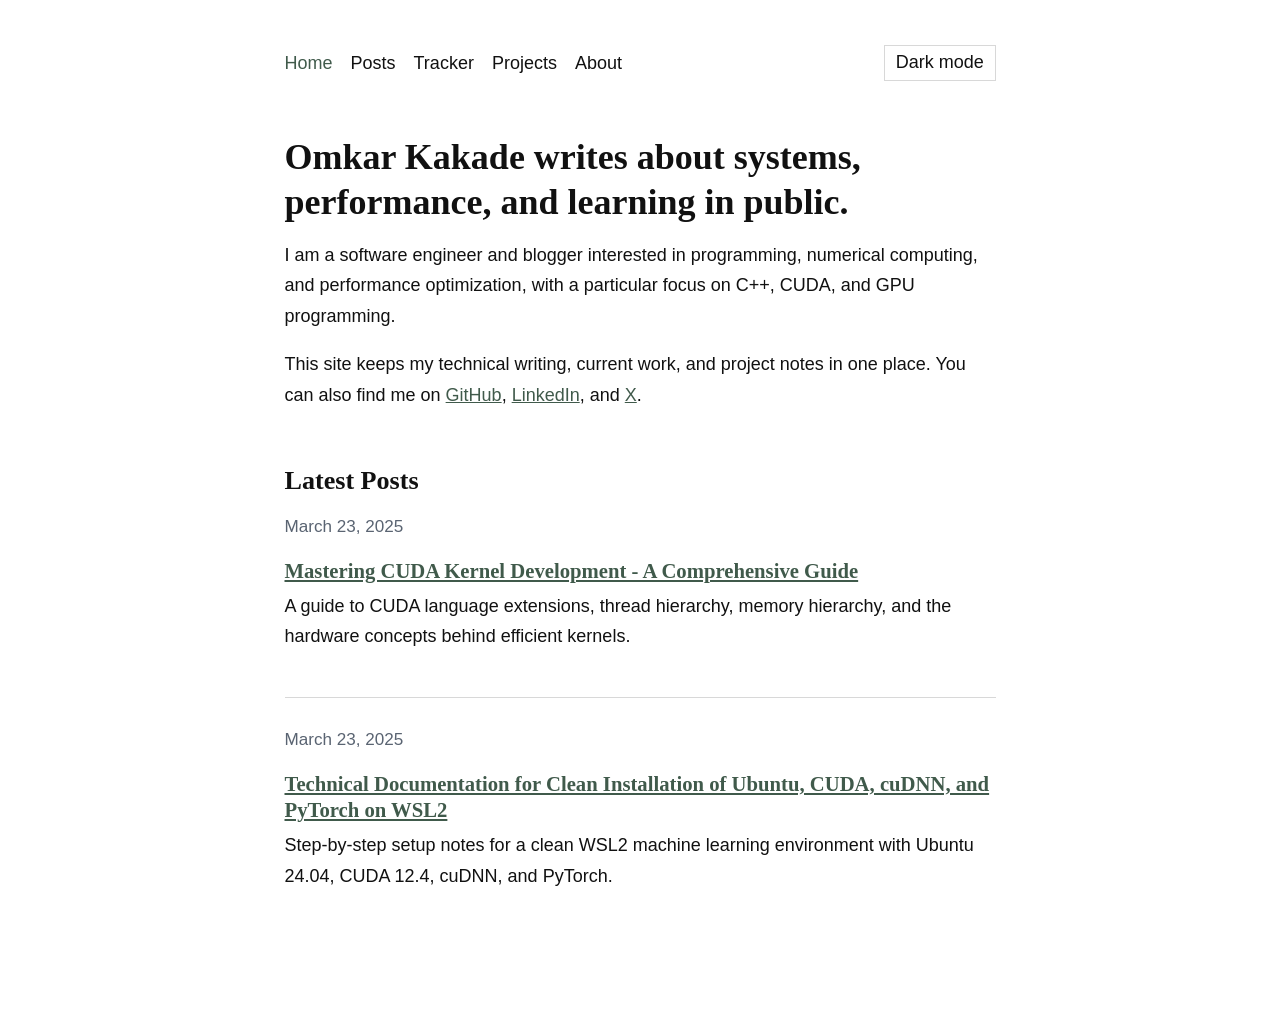
<file: index.html>
<!DOCTYPE html>
<html lang="en">
  <head>
    <meta charset="UTF-8" />
    <meta name="viewport" content="width=device-width, initial-scale=1.0" />
    <title>Omkar Kakade | Writing and Code</title>
    <meta
      name="description"
      content="Omkar Kakade writes about programming, CUDA, systems work, and ongoing technical learning."
    />
    <link rel="stylesheet" href="styles.css" />
  </head>
  <body>
    <div class="site">
      <header class="site-header">
        <nav aria-label="Primary">
          <ul class="nav">
            <li><a href="index.html" aria-current="page">Home</a></li>
            <li><a href="posts.html">Posts</a></li>
            <li><a href="tracker.html">Tracker</a></li>
            <li><a href="projects.html">Projects</a></li>
            <li><a href="about.html">About</a></li>
          </ul>
          <button class="theme-toggle" type="button" data-theme-toggle>Dark mode</button>
        </nav>
      </header>

      <main>
        <section>
          <h1>Omkar Kakade writes about systems, performance, and learning in public.</h1>
          <p>
            I am a software engineer and blogger interested in programming,
            numerical computing, and performance optimization, with a particular
            focus on C++, CUDA, and GPU programming.
          </p>
          <p>
            This site keeps my technical writing, current work, and project
            notes in one place. You can also find me on
            <a href="https://github.com/Omkar-Kakade-Github">GitHub</a>,
            <a href="https://www.linkedin.com/in/omkar-kakade-8a9525242/">LinkedIn</a>,
            and <a href="https://x.com/nox_brendan">X</a>.
          </p>
        </section>

        <section>
          <h2>Latest Posts</h2>
          <ul class="post-list">
            <li>
              <article>
                <p class="meta">March 23, 2025</p>
                <h3><a href="posts/mastering-cuda-kernel-development.html">Mastering CUDA Kernel Development - A Comprehensive Guide</a></h3>
                <p>
                  A guide to CUDA language extensions, thread hierarchy, memory
                  hierarchy, and the hardware concepts behind efficient kernels.
                </p>
              </article>
            </li>
            <li>
              <article>
                <p class="meta">March 23, 2025</p>
                <h3><a href="posts/wsl2-cuda-cudnn-pytorch-installation.html">Technical Documentation for Clean Installation of Ubuntu, CUDA, cuDNN, and PyTorch on WSL2</a></h3>
                <p>
                  Step-by-step setup notes for a clean WSL2 machine learning
                  environment with Ubuntu 24.04, CUDA 12.4, cuDNN, and PyTorch.
                </p>
              </article>
            </li>
          </ul>
        </section>
      </main>
    </div>
    <script src="theme.js"></script>
  </body>
</html>
</file>
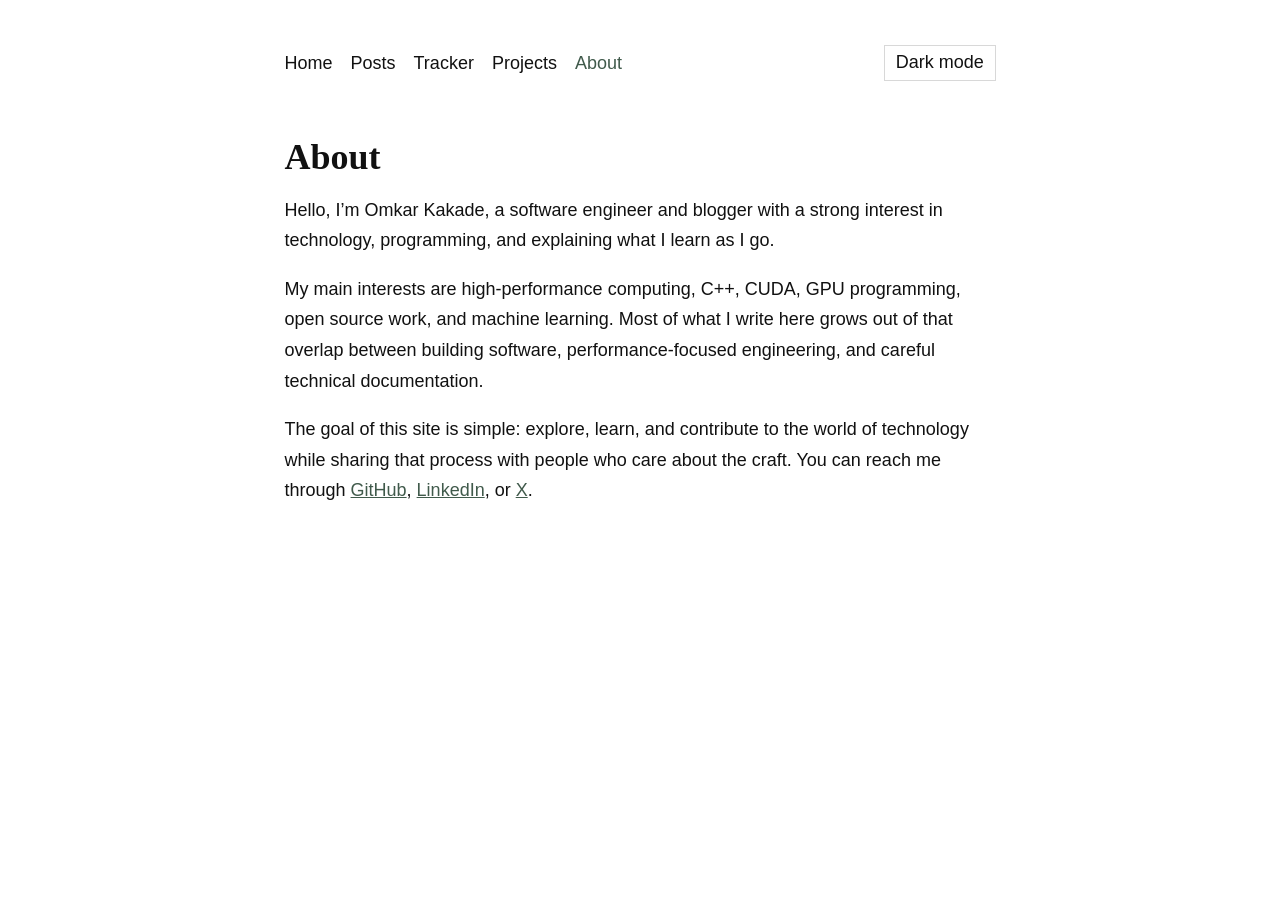
<file: about.html>
<!DOCTYPE html>
<html lang="en">
  <head>
    <meta charset="UTF-8" />
    <meta name="viewport" content="width=device-width, initial-scale=1.0" />
    <title>About | Omkar Kakade</title>
    <meta
      name="description"
      content="About Omkar Kakade, a software engineer writing in public."
    />
    <link rel="stylesheet" href="styles.css" />
  </head>
  <body>
    <div class="site">
      <header class="site-header">
        <nav aria-label="Primary">
          <ul class="nav">
            <li><a href="index.html">Home</a></li>
            <li><a href="posts.html">Posts</a></li>
            <li><a href="tracker.html">Tracker</a></li>
            <li><a href="projects.html">Projects</a></li>
            <li><a href="about.html" aria-current="page">About</a></li>
          </ul>
          <button class="theme-toggle" type="button" data-theme-toggle>Dark mode</button>
        </nav>
      </header>

      <main>
        <section>
          <h1>About</h1>
          <p>
            Hello, I’m Omkar Kakade, a software engineer and blogger with a
            strong interest in technology, programming, and explaining what I
            learn as I go.
          </p>
          <p>
            My main interests are high-performance computing, C++, CUDA, GPU
            programming, open source work, and machine learning. Most of what I
            write here grows out of that overlap between building software,
            performance-focused engineering, and careful technical
            documentation.
          </p>
          <p>
            The goal of this site is simple: explore, learn, and contribute to
            the world of technology while sharing that process with people who
            care about the craft. You can reach me through
            <a href="https://github.com/Omkar-Kakade-Github">GitHub</a>,
            <a href="https://www.linkedin.com/in/omkar-kakade-8a9525242/">LinkedIn</a>,
            or <a href="https://x.com/nox_brendan">X</a>.
          </p>
        </section>
      </main>
    </div>
    <script src="theme.js"></script>
  </body>
</html>
</file>
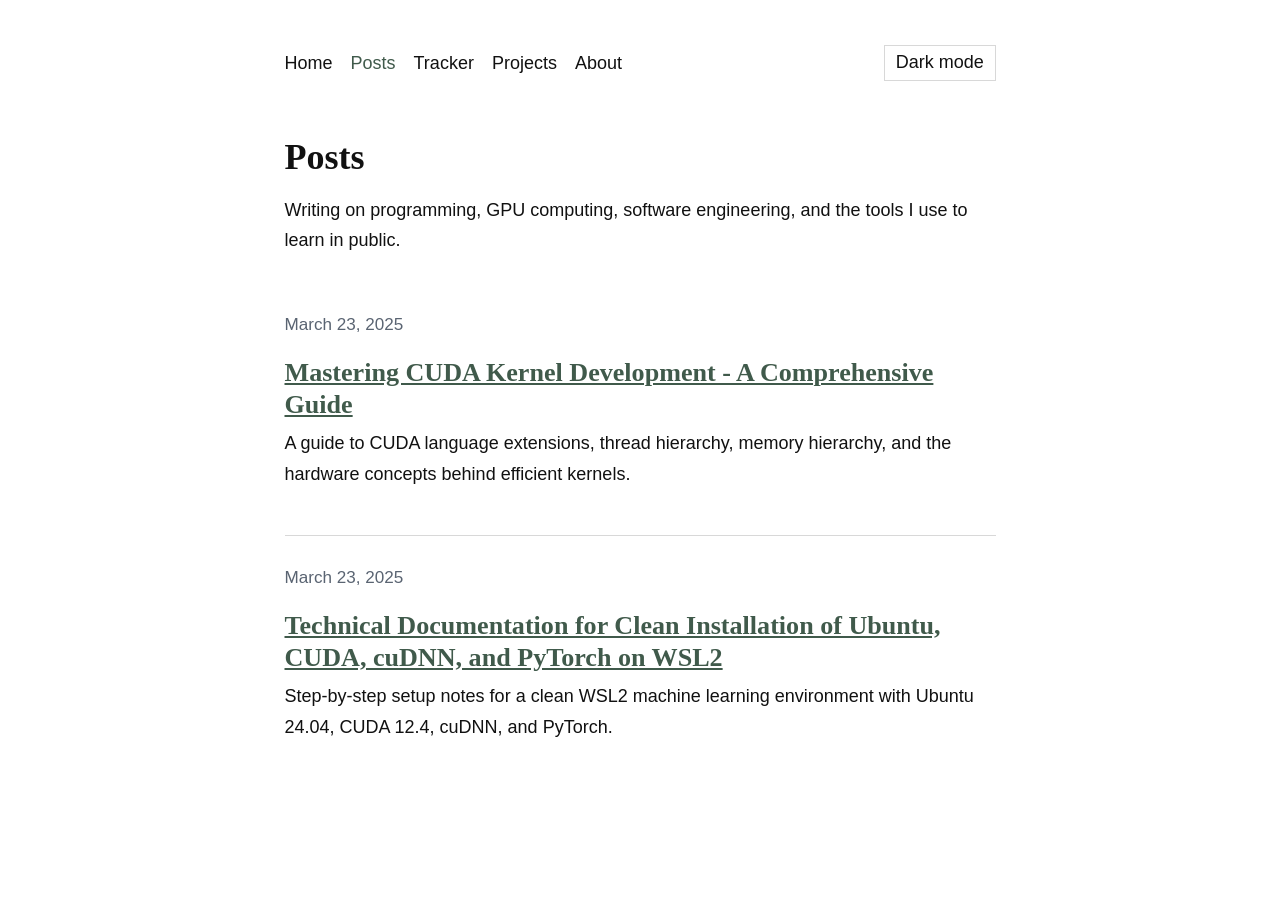
<file: posts.html>
<!DOCTYPE html>
<html lang="en">
  <head>
    <meta charset="UTF-8" />
    <meta name="viewport" content="width=device-width, initial-scale=1.0" />
    <title>Posts | Omkar Kakade</title>
    <meta
      name="description"
      content="Writing by Omkar Kakade on CUDA, systems work, and software engineering."
    />
    <link rel="stylesheet" href="styles.css" />
  </head>
  <body>
    <div class="site">
      <header class="site-header">
        <nav aria-label="Primary">
          <ul class="nav">
            <li><a href="index.html">Home</a></li>
            <li><a href="posts.html" aria-current="page">Posts</a></li>
            <li><a href="tracker.html">Tracker</a></li>
            <li><a href="projects.html">Projects</a></li>
            <li><a href="about.html">About</a></li>
          </ul>
          <button class="theme-toggle" type="button" data-theme-toggle>Dark mode</button>
        </nav>
      </header>

      <main>
        <section>
          <h1>Posts</h1>
          <p>
            Writing on programming, GPU computing, software engineering, and
            the tools I use to learn in public.
          </p>
        </section>

        <section>
          <ul class="post-list">
            <li>
              <article>
                <p class="meta">March 23, 2025</p>
                <h2><a href="posts/mastering-cuda-kernel-development.html">Mastering CUDA Kernel Development - A Comprehensive Guide</a></h2>
                <p>
                  A guide to CUDA language extensions, thread hierarchy, memory
                  hierarchy, and the hardware concepts behind efficient kernels.
                </p>
              </article>
            </li>
            <li>
              <article>
                <p class="meta">March 23, 2025</p>
                <h2><a href="posts/wsl2-cuda-cudnn-pytorch-installation.html">Technical Documentation for Clean Installation of Ubuntu, CUDA, cuDNN, and PyTorch on WSL2</a></h2>
                <p>
                  Step-by-step setup notes for a clean WSL2 machine learning
                  environment with Ubuntu 24.04, CUDA 12.4, cuDNN, and PyTorch.
                </p>
              </article>
            </li>
          </ul>
        </section>
      </main>
    </div>
    <script src="theme.js"></script>
  </body>
</html>
</file>
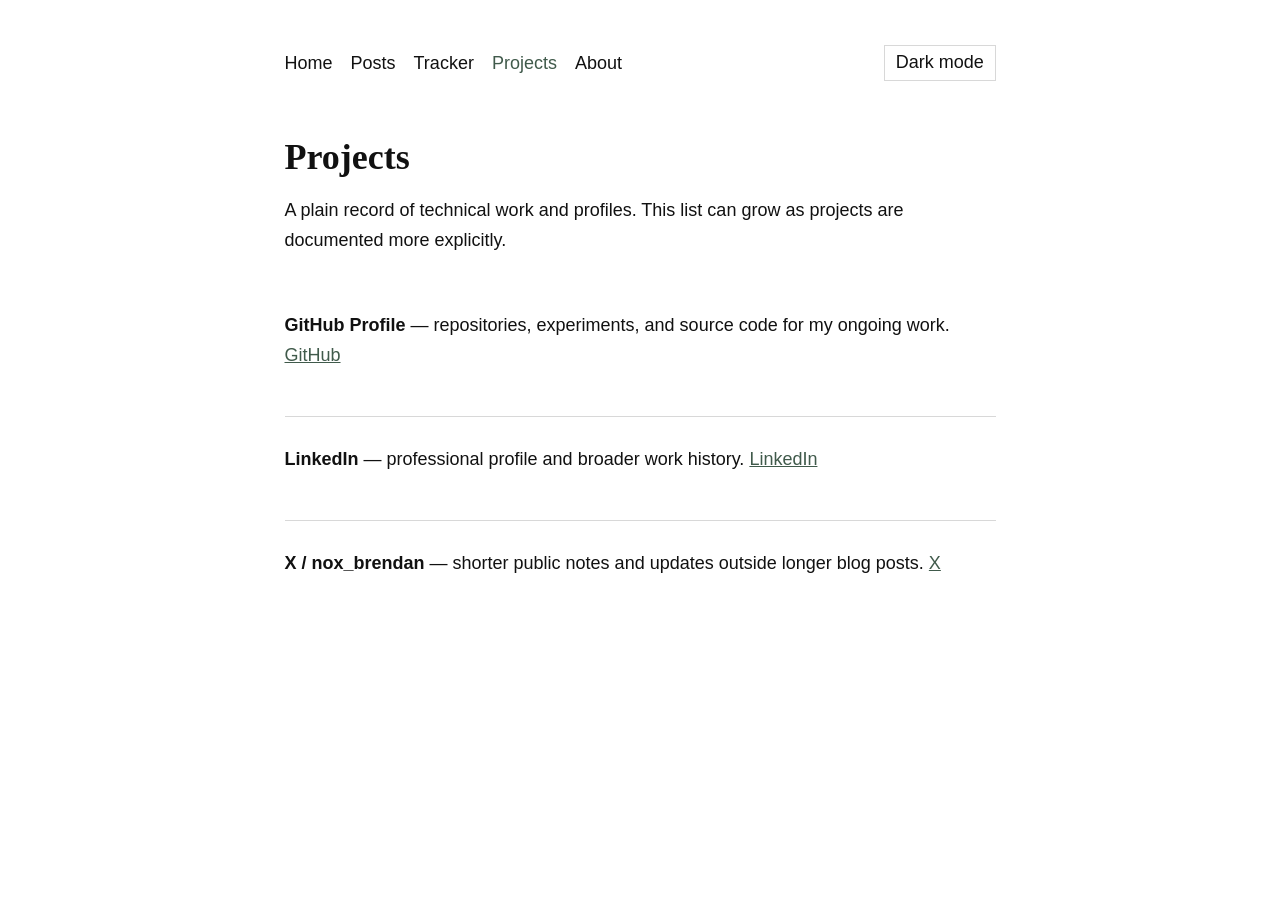
<file: projects.html>
<!DOCTYPE html>
<html lang="en">
  <head>
    <meta charset="UTF-8" />
    <meta name="viewport" content="width=device-width, initial-scale=1.0" />
    <title>Projects | Omkar Kakade</title>
    <meta
      name="description"
      content="Plain list of programming projects and profiles by Omkar Kakade."
    />
    <link rel="stylesheet" href="styles.css" />
  </head>
  <body>
    <div class="site">
      <header class="site-header">
        <nav aria-label="Primary">
          <ul class="nav">
            <li><a href="index.html">Home</a></li>
            <li><a href="posts.html">Posts</a></li>
            <li><a href="tracker.html">Tracker</a></li>
            <li><a href="projects.html" aria-current="page">Projects</a></li>
            <li><a href="about.html">About</a></li>
          </ul>
          <button class="theme-toggle" type="button" data-theme-toggle>Dark mode</button>
        </nav>
      </header>

      <main>
        <section>
          <h1>Projects</h1>
          <p>
            A plain record of technical work and profiles. This list can grow
            as projects are documented more explicitly.
          </p>
        </section>

        <section>
          <ul class="project-list">
            <li>
              <p>
                <strong>GitHub Profile</strong> — repositories, experiments,
                and source code for my ongoing work.
                <a href="https://github.com/Omkar-Kakade-Github">GitHub</a>
              </p>
            </li>
            <li>
              <p>
                <strong>LinkedIn</strong> — professional profile and broader
                work history.
                <a href="https://www.linkedin.com/in/omkar-kakade-8a9525242/">LinkedIn</a>
              </p>
            </li>
            <li>
              <p>
                <strong>X / nox_brendan</strong> — shorter public notes and
                updates outside longer blog posts.
                <a href="https://x.com/nox_brendan">X</a>
              </p>
            </li>
          </ul>
        </section>
      </main>
    </div>
    <script src="theme.js"></script>
  </body>
</html>
</file>
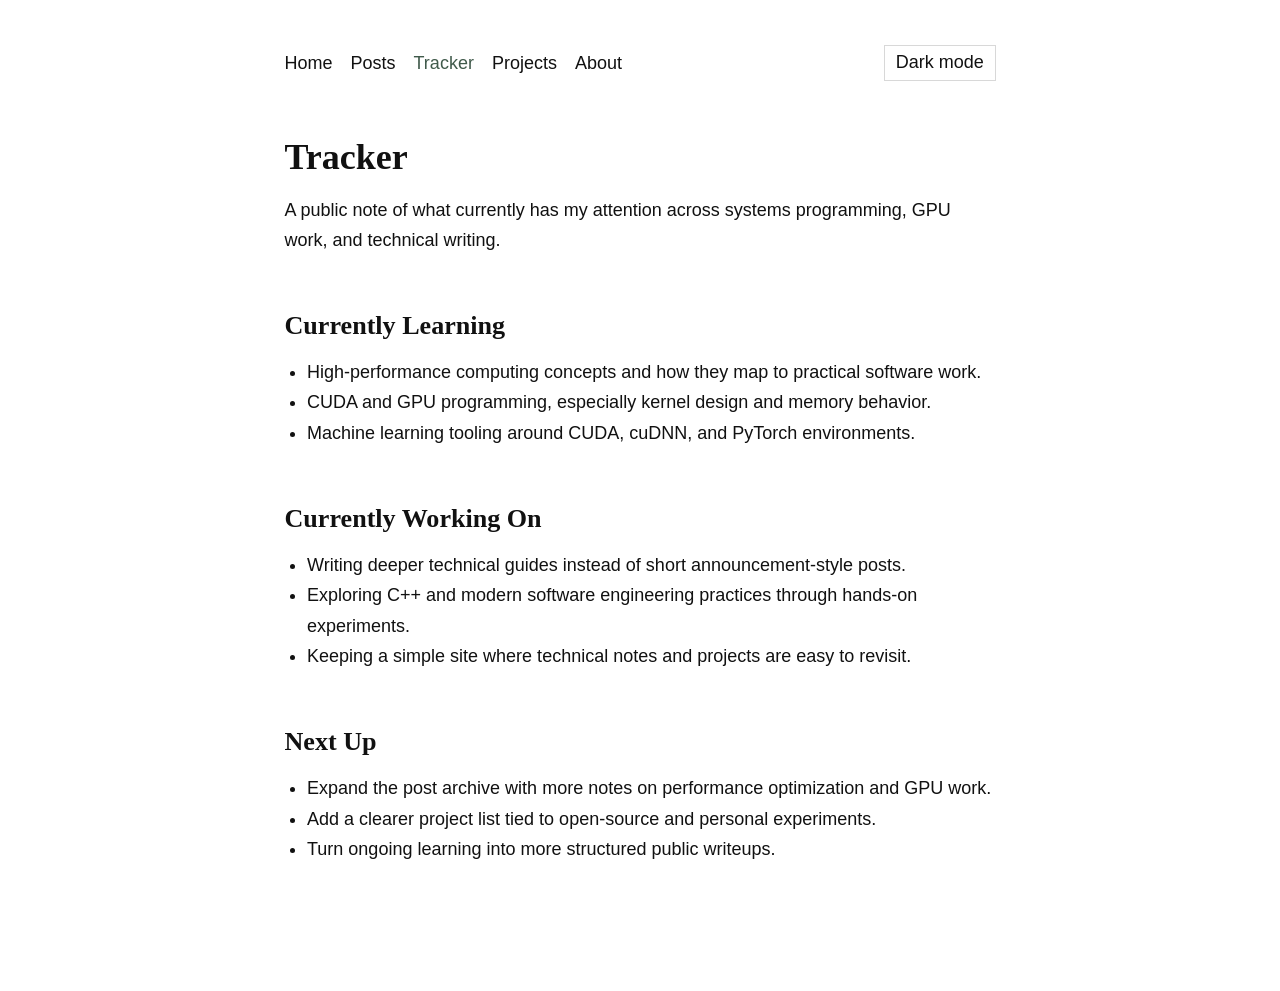
<file: tracker.html>
<!DOCTYPE html>
<html lang="en">
  <head>
    <meta charset="UTF-8" />
    <meta name="viewport" content="width=device-width, initial-scale=1.0" />
    <title>Tracker | Omkar Kakade</title>
    <meta
      name="description"
      content="A public tracker of what Omkar Kakade is learning and working on right now."
    />
    <link rel="stylesheet" href="styles.css" />
  </head>
  <body>
    <div class="site">
      <header class="site-header">
        <nav aria-label="Primary">
          <ul class="nav">
            <li><a href="index.html">Home</a></li>
            <li><a href="posts.html">Posts</a></li>
            <li><a href="tracker.html" aria-current="page">Tracker</a></li>
            <li><a href="projects.html">Projects</a></li>
            <li><a href="about.html">About</a></li>
          </ul>
          <button class="theme-toggle" type="button" data-theme-toggle>Dark mode</button>
        </nav>
      </header>

      <main>
        <section>
          <h1>Tracker</h1>
          <p>
            A public note of what currently has my attention across systems
            programming, GPU work, and technical writing.
          </p>
        </section>

        <section>
          <h2>Currently Learning</h2>
          <ul>
            <li>High-performance computing concepts and how they map to practical software work.</li>
            <li>CUDA and GPU programming, especially kernel design and memory behavior.</li>
            <li>Machine learning tooling around CUDA, cuDNN, and PyTorch environments.</li>
          </ul>
        </section>

        <section>
          <h2>Currently Working On</h2>
          <ul>
            <li>Writing deeper technical guides instead of short announcement-style posts.</li>
            <li>Exploring C++ and modern software engineering practices through hands-on experiments.</li>
            <li>Keeping a simple site where technical notes and projects are easy to revisit.</li>
          </ul>
        </section>

        <section>
          <h2>Next Up</h2>
          <ul>
            <li>Expand the post archive with more notes on performance optimization and GPU work.</li>
            <li>Add a clearer project list tied to open-source and personal experiments.</li>
            <li>Turn ongoing learning into more structured public writeups.</li>
          </ul>
        </section>
      </main>
    </div>
    <script src="theme.js"></script>
  </body>
</html>
</file>
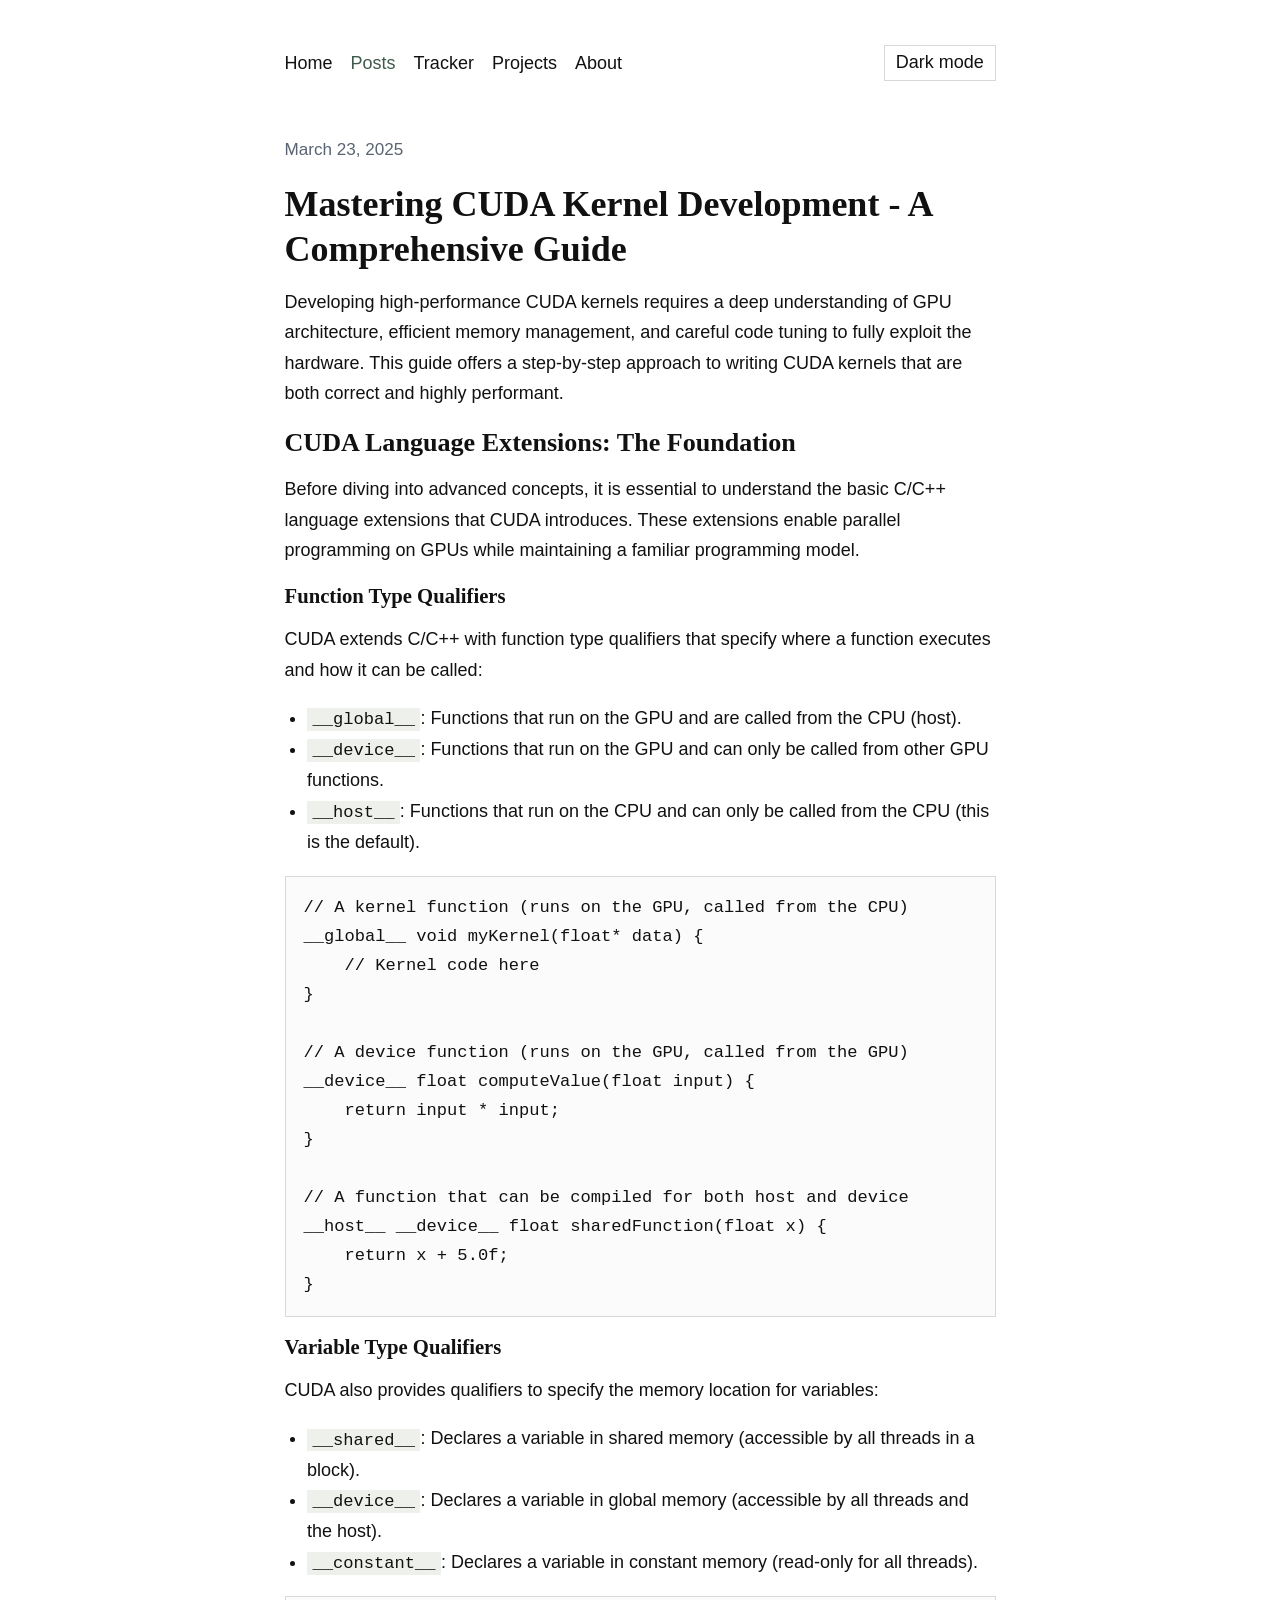
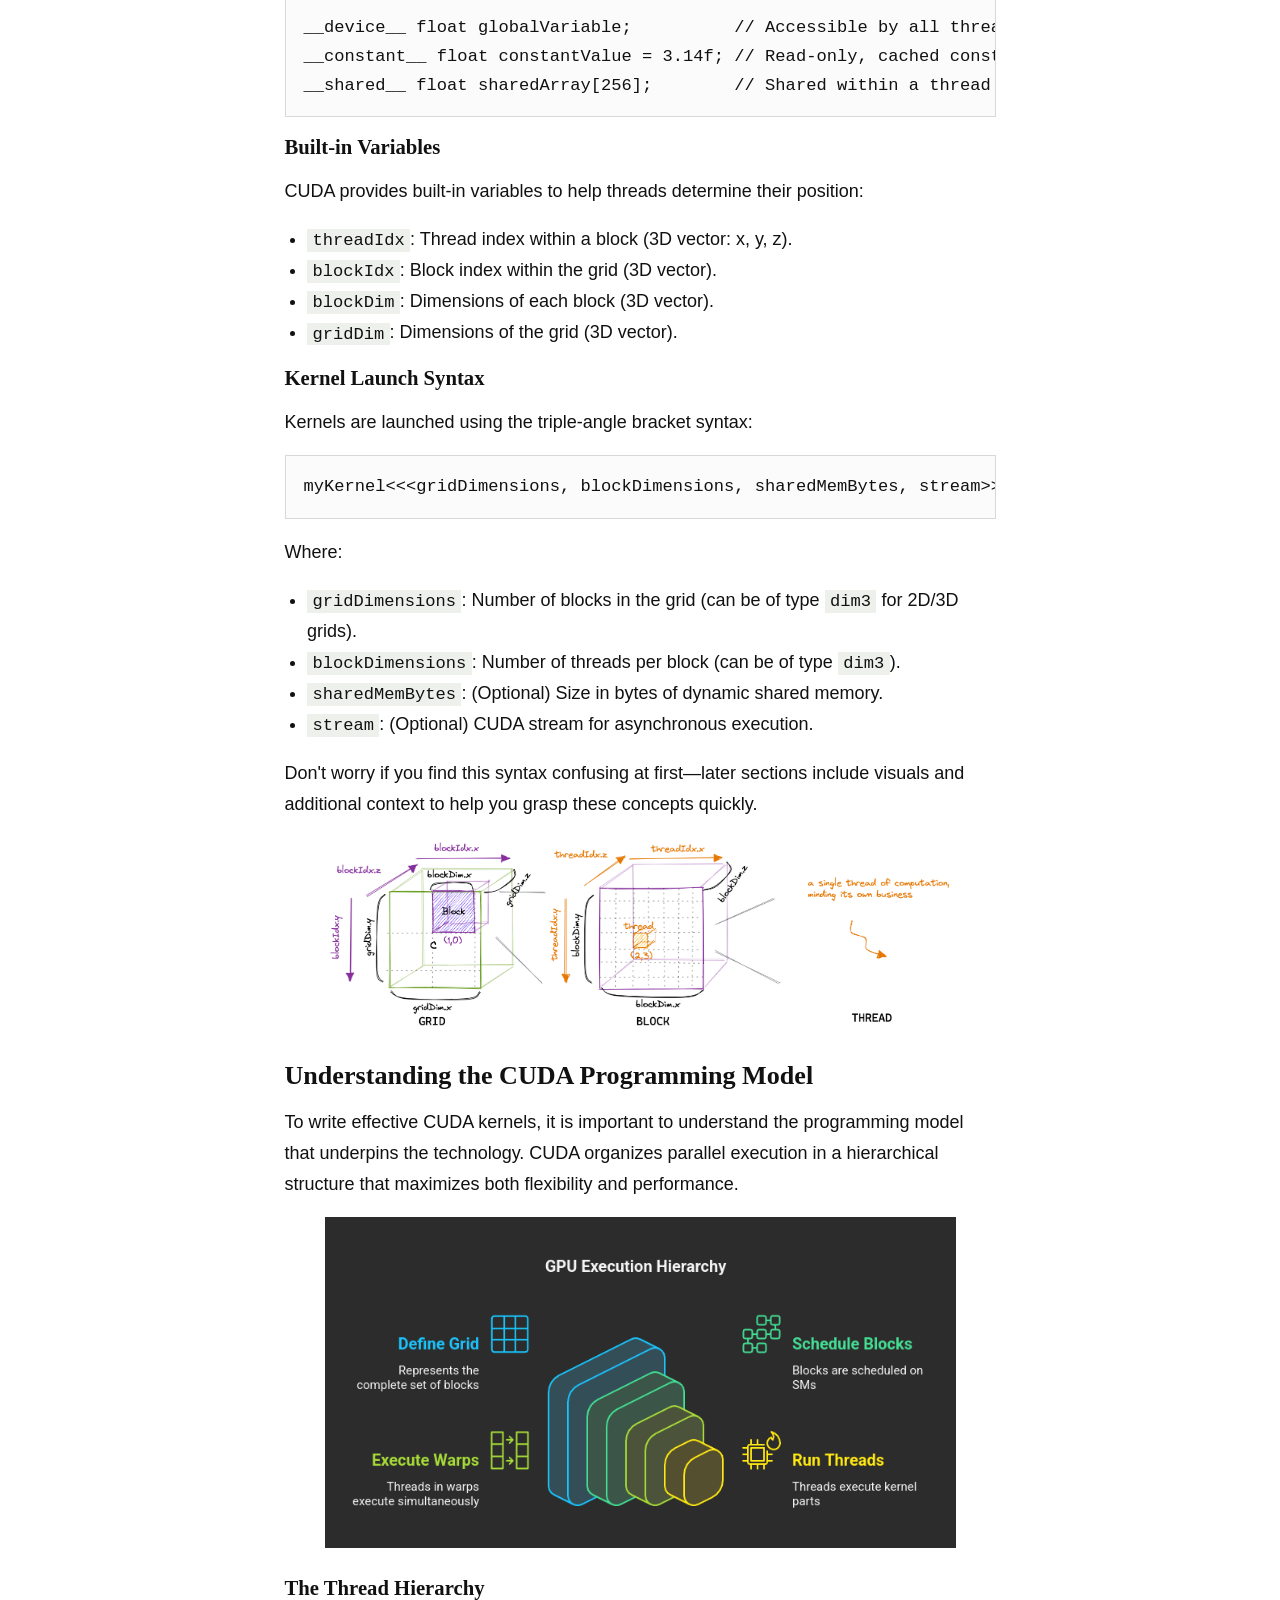
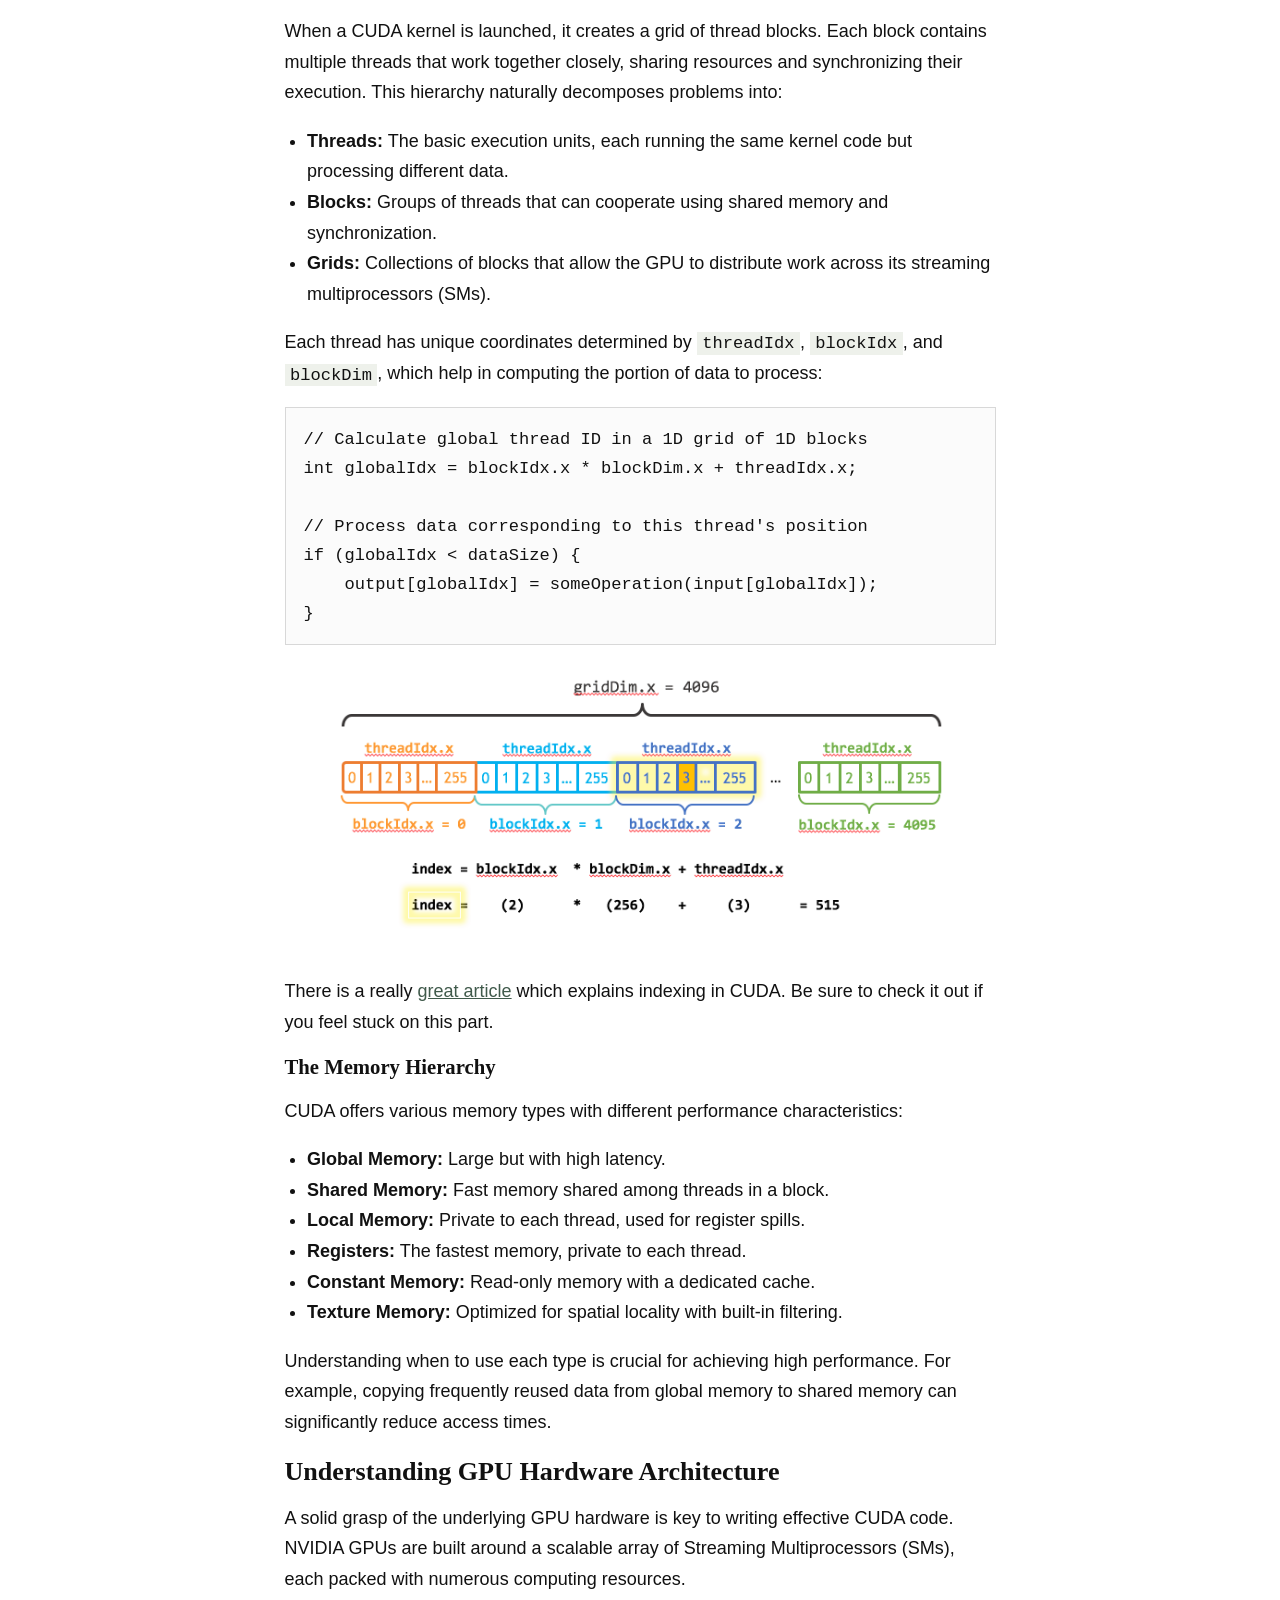
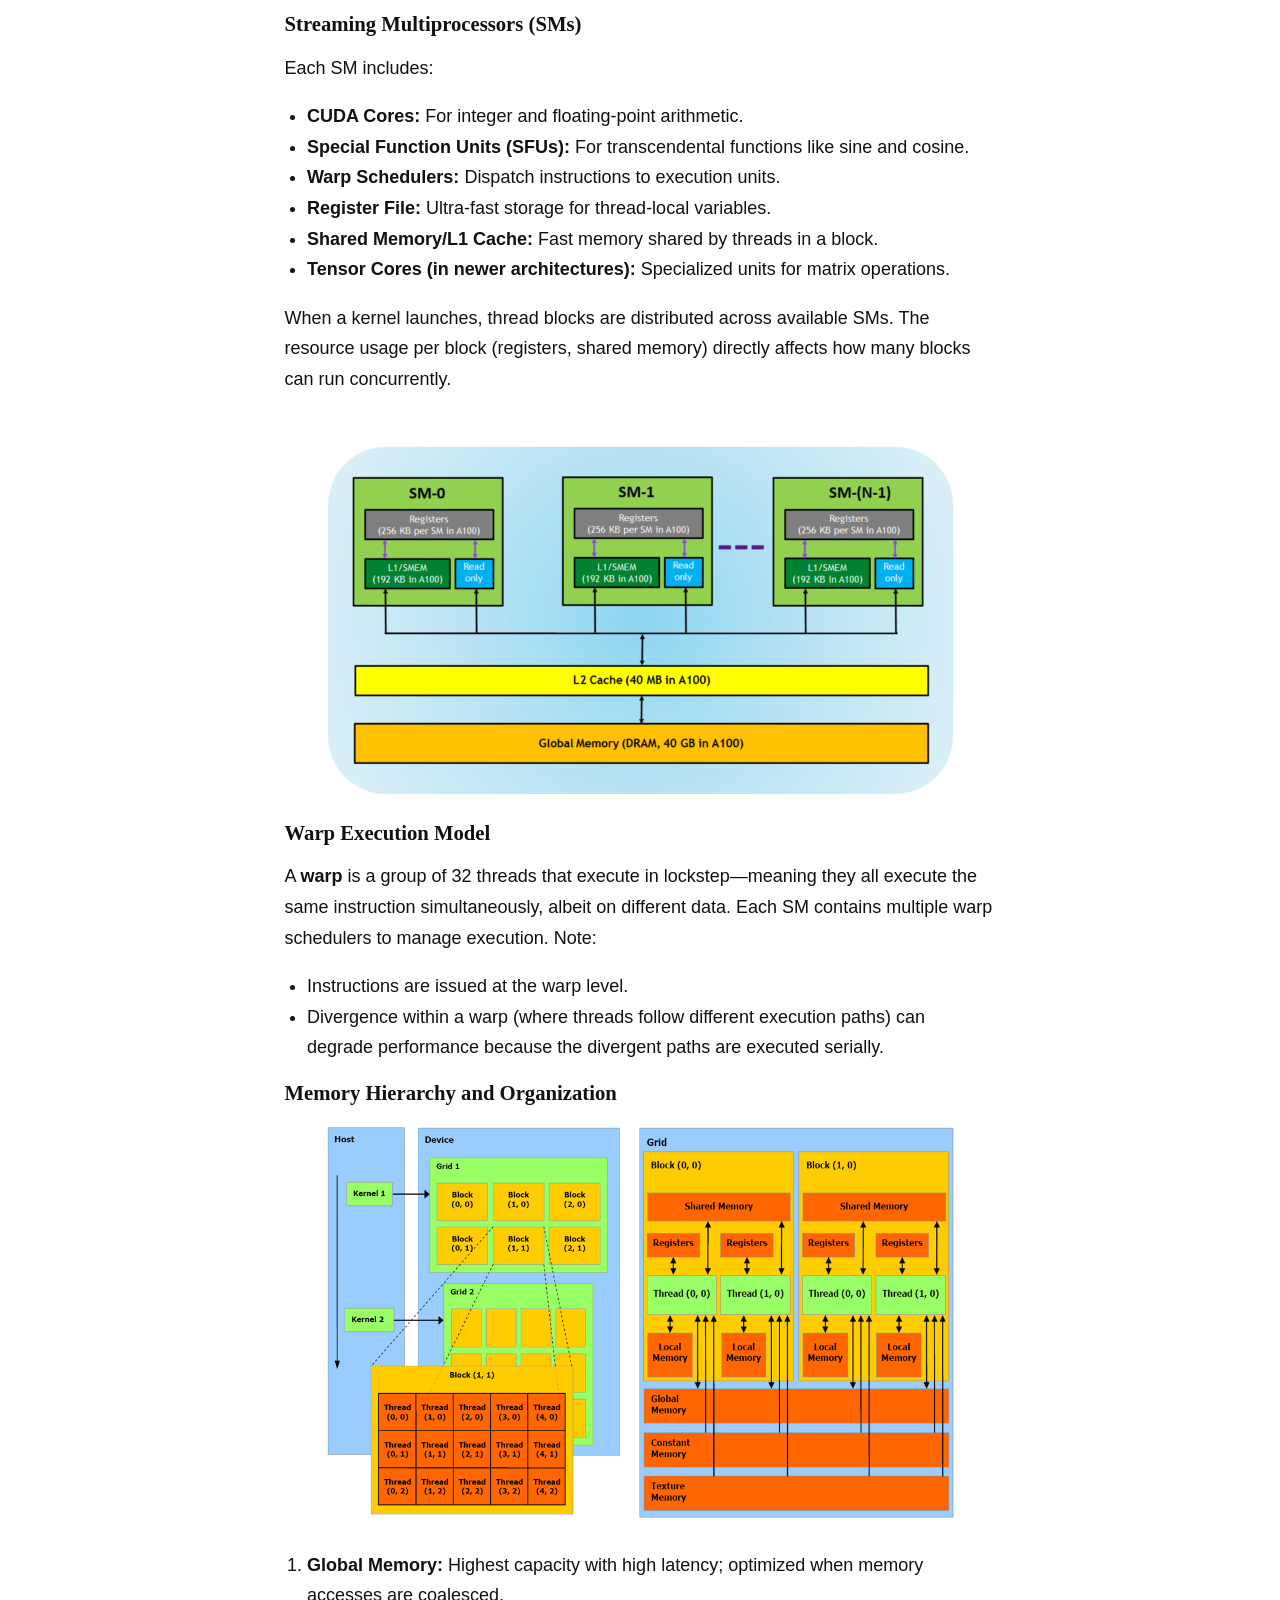
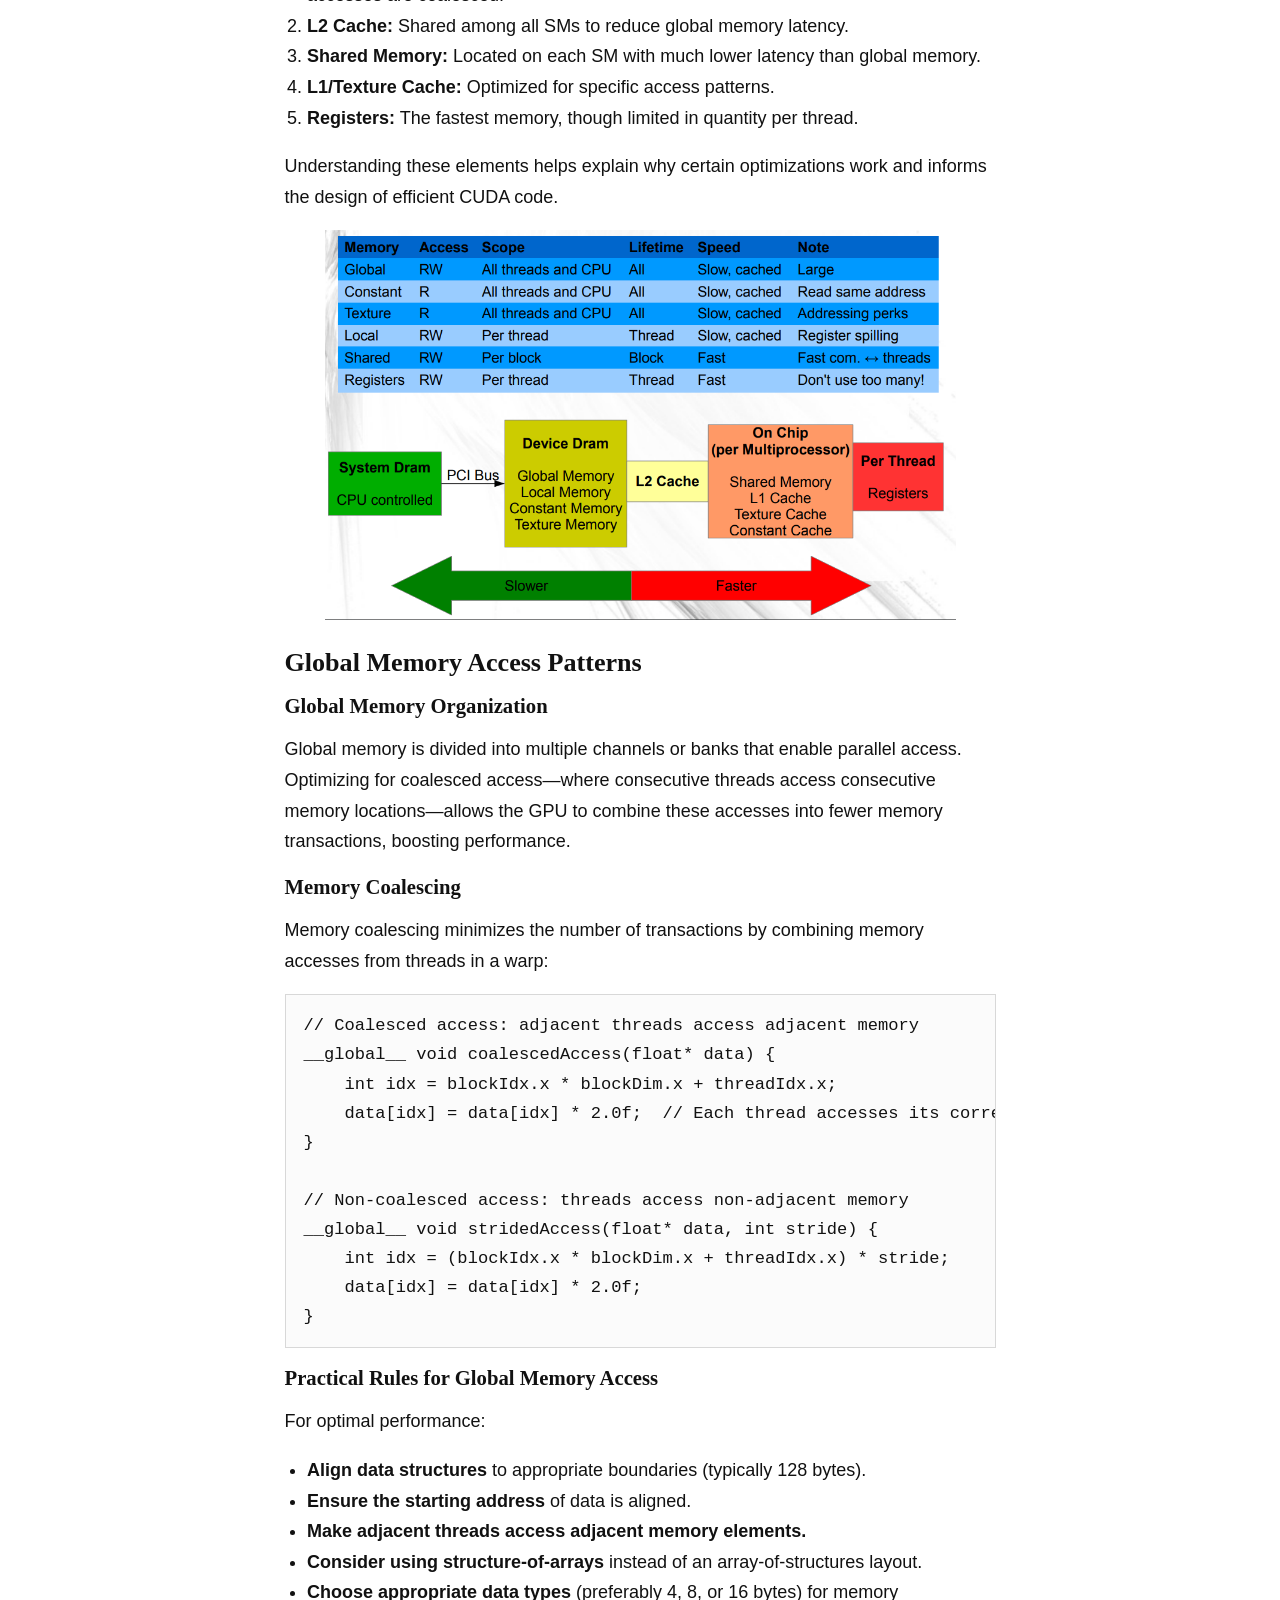
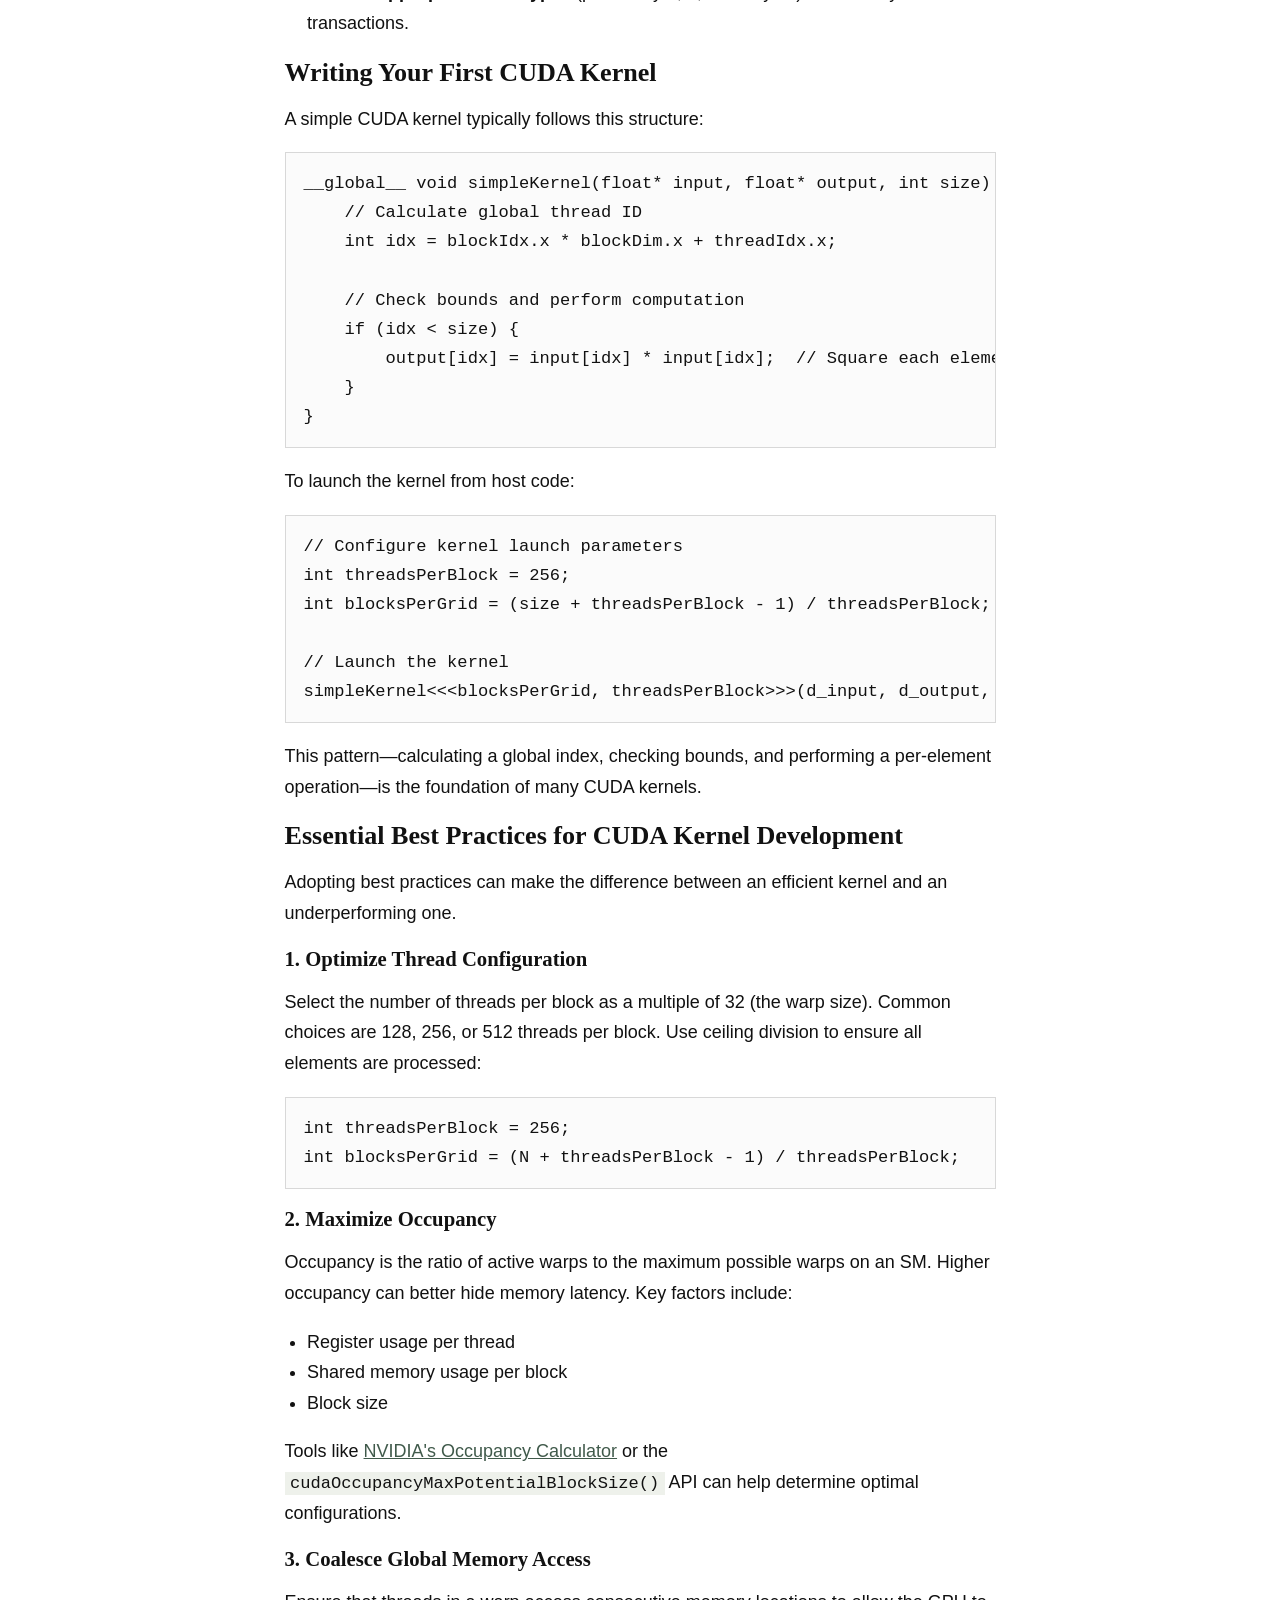
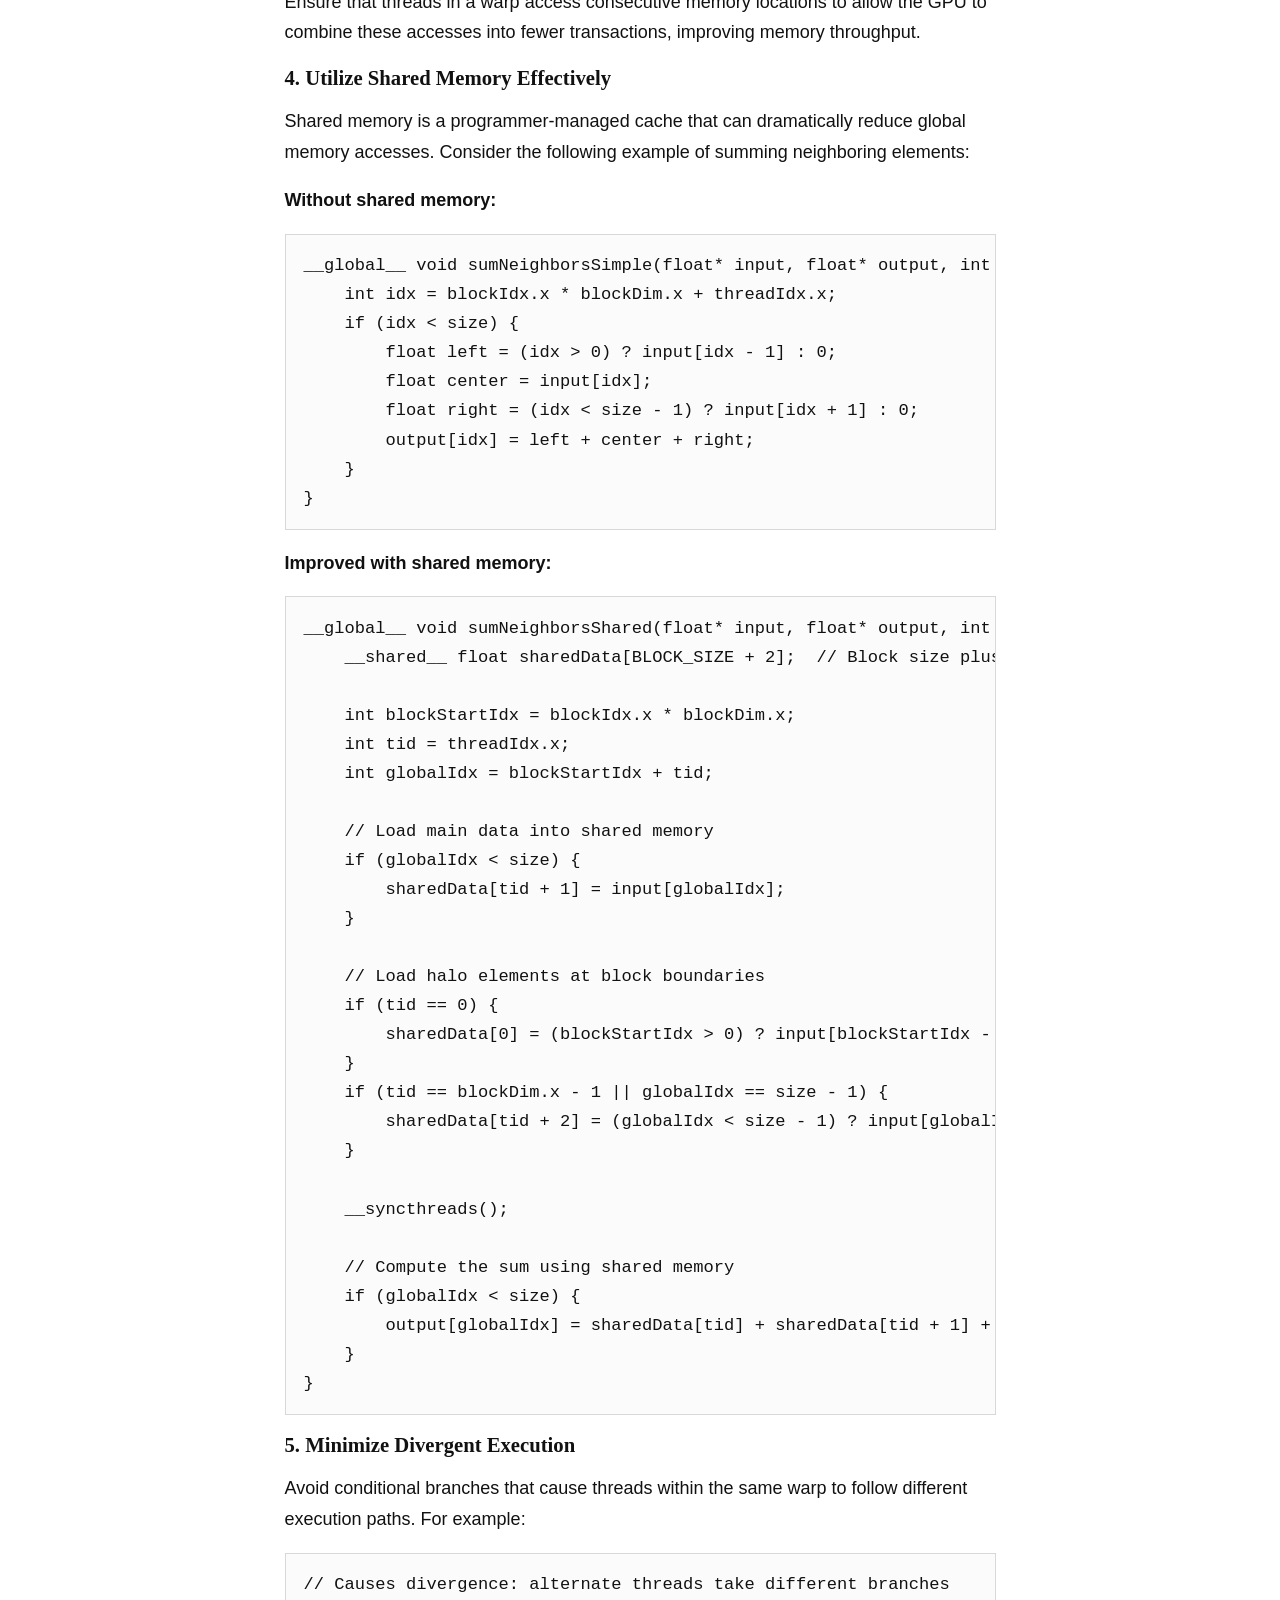
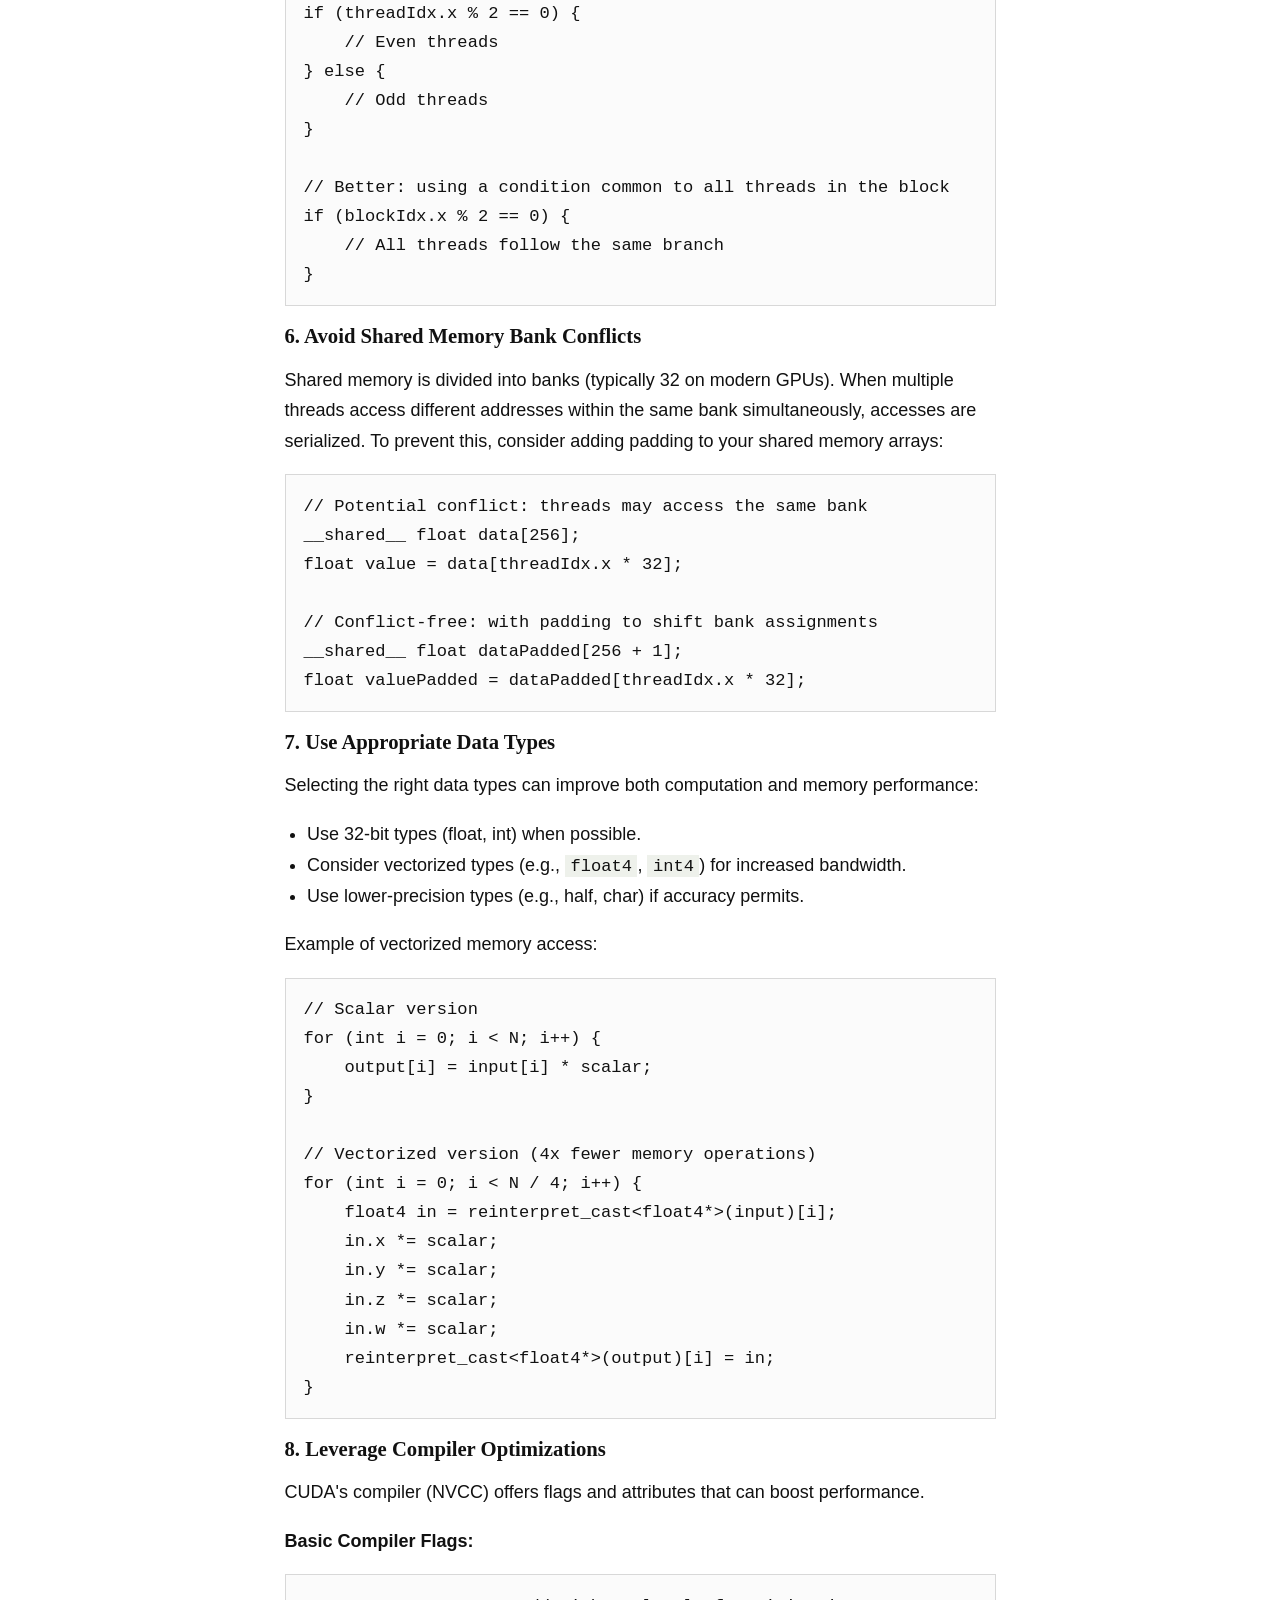
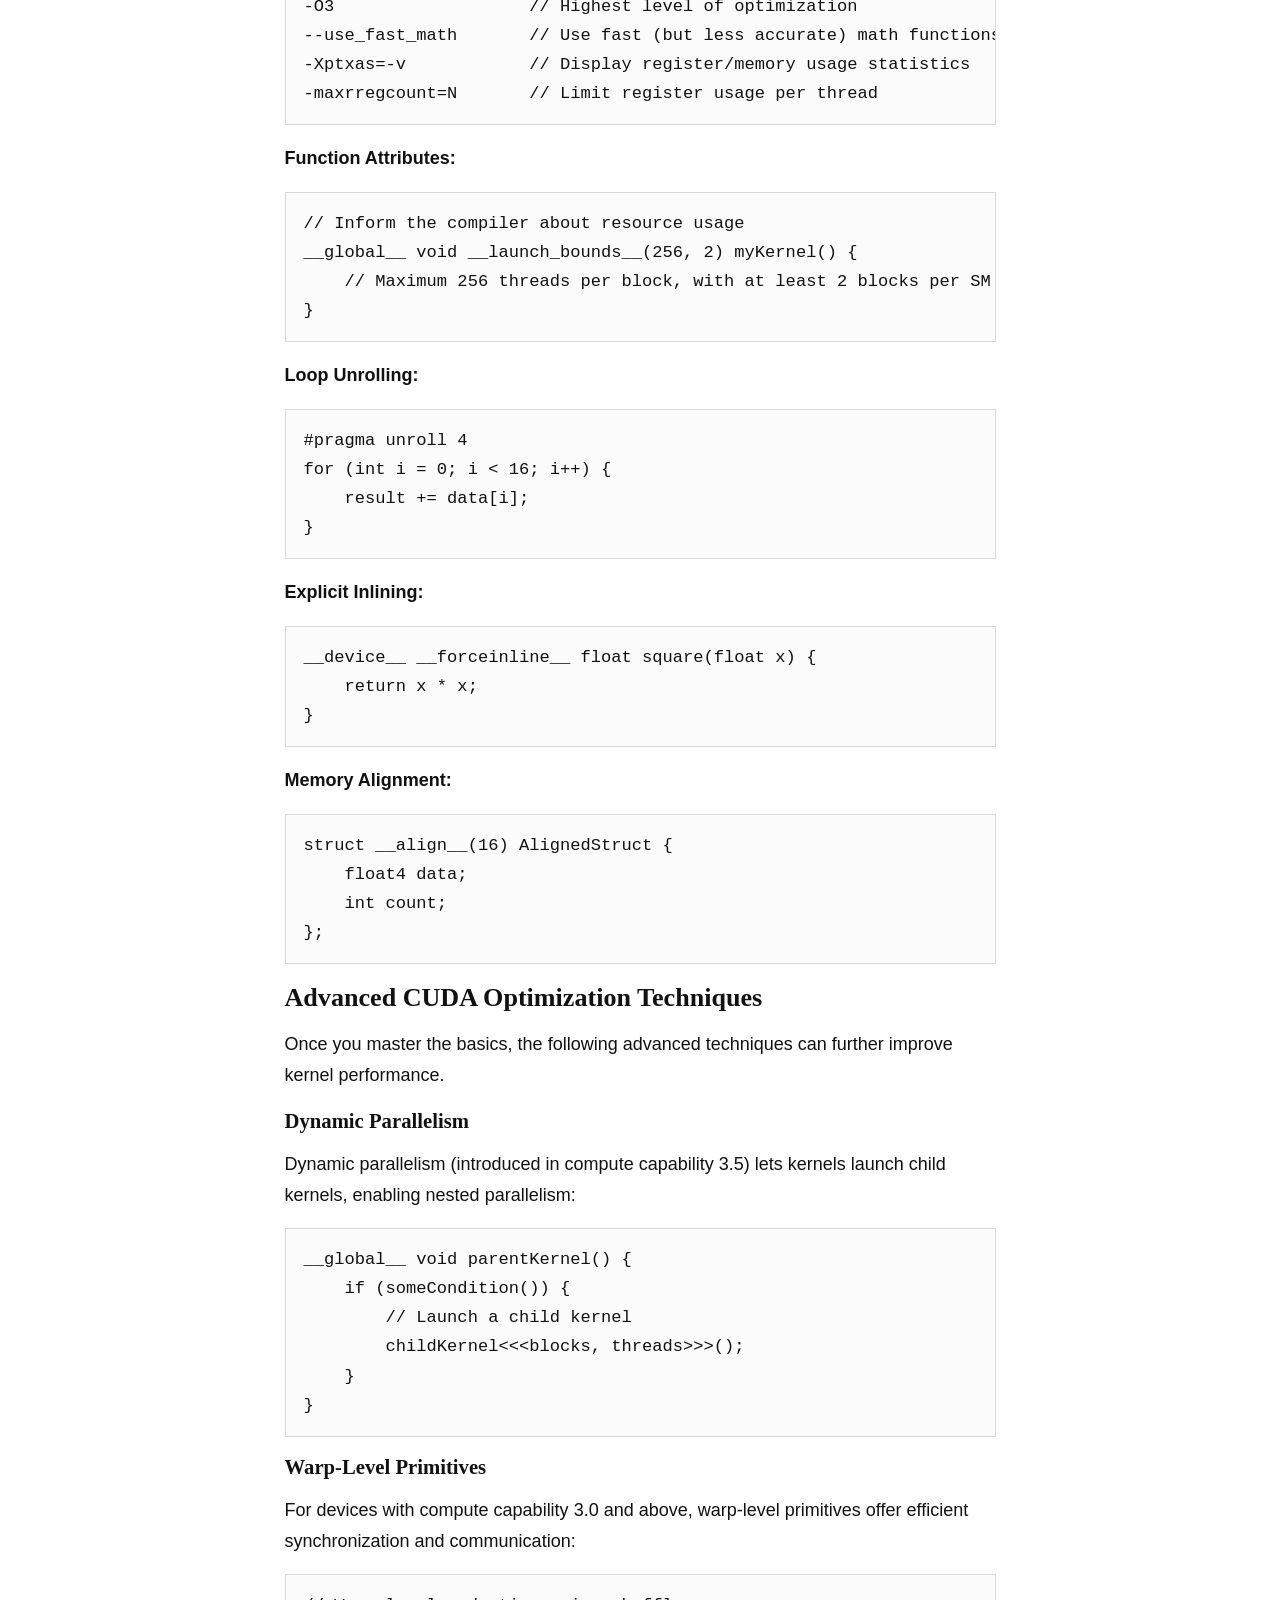
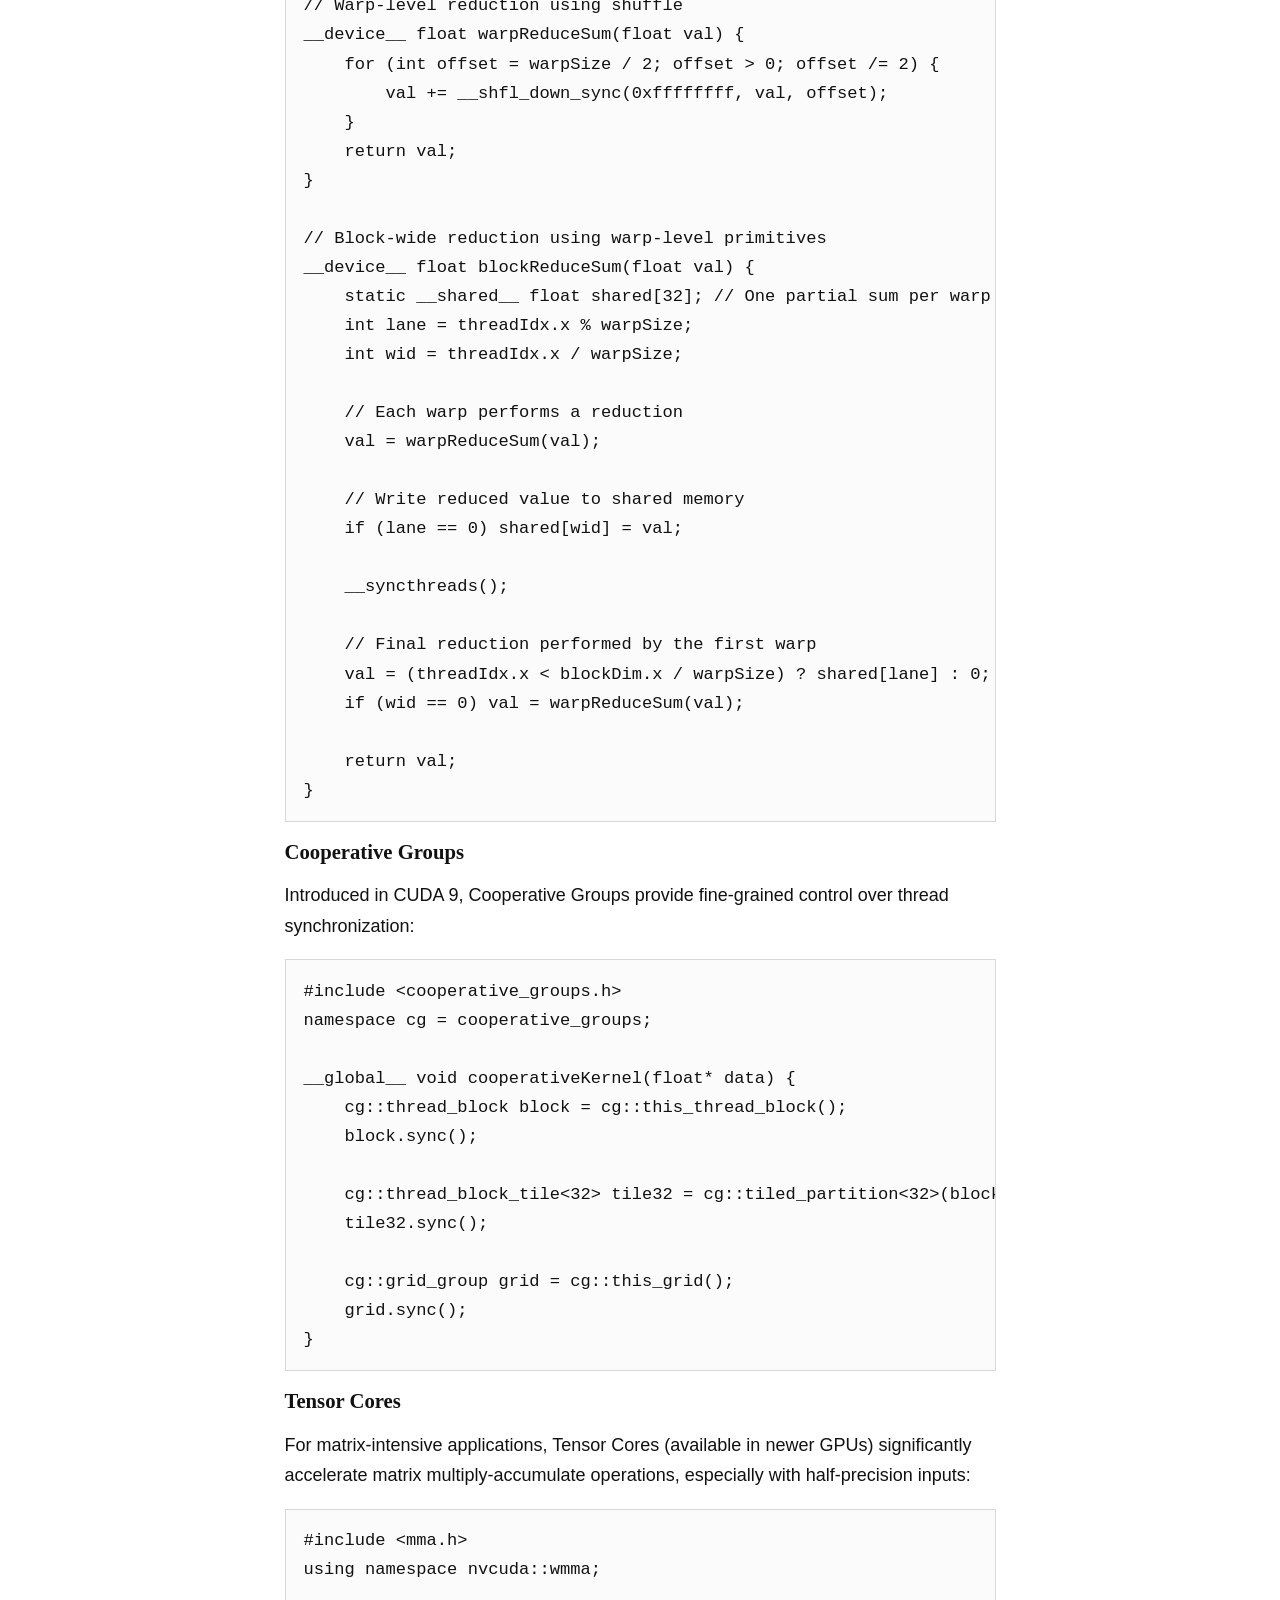
<file: posts/mastering-cuda-kernel-development.html>
<!DOCTYPE html>
<html lang="en">
  <head>
    <meta charset="UTF-8" />
    <meta name="viewport" content="width=device-width, initial-scale=1.0" />
    <title>Mastering CUDA Kernel Development - A Comprehensive Guide | Omkar Kakade</title>
    <meta
      name="description"
      content="A guide to CUDA kernel development, GPU architecture, and memory hierarchy."
    />
    <link rel="stylesheet" href="../styles.css" />
  </head>
  <body>
    <div class="site">
      <header class="site-header">
        <nav aria-label="Primary">
          <ul class="nav">
            <li><a href="../index.html">Home</a></li>
            <li><a href="../posts.html" aria-current="page">Posts</a></li>
            <li><a href="../tracker.html">Tracker</a></li>
            <li><a href="../projects.html">Projects</a></li>
            <li><a href="../about.html">About</a></li>
          </ul>
          <button class="theme-toggle" type="button" data-theme-toggle>Dark mode</button>
        </nav>
      </header>

      <main>
        <article class="post">
          <header>
            <p class="meta">March 23, 2025</p>
            <h1>Mastering CUDA Kernel Development - A Comprehensive Guide</h1>
          </header>

          <p>
            Developing high-performance CUDA kernels requires a deep understanding of GPU
            architecture, efficient memory management, and careful code tuning to fully exploit the
            hardware. This guide offers a step-by-step approach to writing CUDA kernels that are
            both correct and highly performant.
          </p>

          <h2>CUDA Language Extensions: The Foundation</h2>

          <p>
            Before diving into advanced concepts, it is essential to understand the basic C/C++
            language extensions that CUDA introduces. These extensions enable parallel programming
            on GPUs while maintaining a familiar programming model.
          </p>

          <h3>Function Type Qualifiers</h3>

          <p>
            CUDA extends C/C++ with function type qualifiers that specify where a function executes
            and how it can be called:
          </p>
          <ul>
            <li><code>__global__</code>: Functions that run on the GPU and are called from the CPU (host).</li>
            <li><code>__device__</code>: Functions that run on the GPU and can only be called from other GPU functions.</li>
            <li><code>__host__</code>: Functions that run on the CPU and can only be called from the CPU (this is the default).</li>
          </ul>

          <pre><code class="language-cpp">// A kernel function (runs on the GPU, called from the CPU)
__global__ void myKernel(float* data) {
    // Kernel code here
}

// A device function (runs on the GPU, called from the GPU)
__device__ float computeValue(float input) {
    return input * input;
}

// A function that can be compiled for both host and device
__host__ __device__ float sharedFunction(float x) {
    return x + 5.0f;
}</code></pre>

          <h3>Variable Type Qualifiers</h3>

          <p>CUDA also provides qualifiers to specify the memory location for variables:</p>
          <ul>
            <li><code>__shared__</code>: Declares a variable in shared memory (accessible by all threads in a block).</li>
            <li><code>__device__</code>: Declares a variable in global memory (accessible by all threads and the host).</li>
            <li><code>__constant__</code>: Declares a variable in constant memory (read-only for all threads).</li>
          </ul>

          <pre><code class="language-cpp">__device__ float globalVariable;          // Accessible by all threads across the grid
__constant__ float constantValue = 3.14f; // Read-only, cached constant data
__shared__ float sharedArray[256];        // Shared within a thread block</code></pre>

          <h3>Built-in Variables</h3>

          <p>CUDA provides built-in variables to help threads determine their position:</p>
          <ul>
            <li><code>threadIdx</code>: Thread index within a block (3D vector: x, y, z).</li>
            <li><code>blockIdx</code>: Block index within the grid (3D vector).</li>
            <li><code>blockDim</code>: Dimensions of each block (3D vector).</li>
            <li><code>gridDim</code>: Dimensions of the grid (3D vector).</li>
          </ul>

          <h3>Kernel Launch Syntax</h3>

          <p>Kernels are launched using the triple-angle bracket syntax:</p>

          <pre><code class="language-cpp">myKernel&lt;&lt;&lt;gridDimensions, blockDimensions, sharedMemBytes, stream&gt;&gt;&gt;(arguments);</code></pre>

          <p>Where:</p>
          <ul>
            <li><code>gridDimensions</code>: Number of blocks in the grid (can be of type <code>dim3</code> for 2D/3D grids).</li>
            <li><code>blockDimensions</code>: Number of threads per block (can be of type <code>dim3</code>).</li>
            <li><code>sharedMemBytes</code>: (Optional) Size in bytes of dynamic shared memory.</li>
            <li><code>stream</code>: (Optional) CUDA stream for asynchronous execution.</li>
          </ul>

          <p>
            Don't worry if you find this syntax confusing at first—later sections include visuals
            and additional context to help you grasp these concepts quickly.
          </p>

          <figure style="text-align: center;"><img src="../images/Mastering%20CUDA%20Kernel%20Development%20A%20Comprehensive%20%201b140469be818028830bda8bbdcaaf01/CUDA_thread_hierarchy.png" alt="CUDA thread hierarchy diagram" style="max-width: 100%;" /></figure>

          <h2>Understanding the CUDA Programming Model</h2>

          <p>
            To write effective CUDA kernels, it is important to understand the programming model
            that underpins the technology. CUDA organizes parallel execution in a hierarchical
            structure that maximizes both flexibility and performance.
          </p>

          <figure style="text-align: center;"><img src="../images/Mastering%20CUDA%20Kernel%20Development%20A%20Comprehensive%20%201b140469be818028830bda8bbdcaaf01/visual_selection.png" alt="Visual overview of CUDA programming model" style="max-width: 100%;" /></figure>

          <h3>The Thread Hierarchy</h3>

          <p>
            When a CUDA kernel is launched, it creates a grid of thread blocks. Each block contains
            multiple threads that work together closely, sharing resources and synchronizing their
            execution. This hierarchy naturally decomposes problems into:
          </p>
          <ul>
            <li><strong>Threads:</strong> The basic execution units, each running the same kernel code but processing different data.</li>
            <li><strong>Blocks:</strong> Groups of threads that can cooperate using shared memory and synchronization.</li>
            <li><strong>Grids:</strong> Collections of blocks that allow the GPU to distribute work across its streaming multiprocessors (SMs).</li>
          </ul>

          <p>
            Each thread has unique coordinates determined by <code>threadIdx</code>,
            <code>blockIdx</code>, and <code>blockDim</code>, which help in computing the portion
            of data to process:
          </p>

          <pre><code class="language-cpp">// Calculate global thread ID in a 1D grid of 1D blocks
int globalIdx = blockIdx.x * blockDim.x + threadIdx.x;

// Process data corresponding to this thread's position
if (globalIdx &lt; dataSize) {
    output[globalIdx] = someOperation(input[globalIdx]);
}</code></pre>

          <figure style="text-align: center;"><img src="../images/Mastering%20CUDA%20Kernel%20Development%20A%20Comprehensive%20%201b140469be818028830bda8bbdcaaf01/cuda_indexing.png" alt="CUDA indexing diagram" style="max-width: 100%;" /></figure>

          <p>
            There is a really <a href="https://anuradha-15.medium.com/cuda-thread-indexing-fb9910cba084">great article</a>
            which explains indexing in CUDA. Be sure to check it out if you feel stuck on this part.
          </p>

          <h3>The Memory Hierarchy</h3>

          <p>CUDA offers various memory types with different performance characteristics:</p>
          <ul>
            <li><strong>Global Memory:</strong> Large but with high latency.</li>
            <li><strong>Shared Memory:</strong> Fast memory shared among threads in a block.</li>
            <li><strong>Local Memory:</strong> Private to each thread, used for register spills.</li>
            <li><strong>Registers:</strong> The fastest memory, private to each thread.</li>
            <li><strong>Constant Memory:</strong> Read-only memory with a dedicated cache.</li>
            <li><strong>Texture Memory:</strong> Optimized for spatial locality with built-in filtering.</li>
          </ul>

          <p>
            Understanding when to use each type is crucial for achieving high performance. For
            example, copying frequently reused data from global memory to shared memory can
            significantly reduce access times.
          </p>

          <h2>Understanding GPU Hardware Architecture</h2>

          <p>
            A solid grasp of the underlying GPU hardware is key to writing effective CUDA code.
            NVIDIA GPUs are built around a scalable array of Streaming Multiprocessors (SMs), each
            packed with numerous computing resources.
          </p>

          <h3>Streaming Multiprocessors (SMs)</h3>

          <p>Each SM includes:</p>
          <ul>
            <li><strong>CUDA Cores:</strong> For integer and floating-point arithmetic.</li>
            <li><strong>Special Function Units (SFUs):</strong> For transcendental functions like sine and cosine.</li>
            <li><strong>Warp Schedulers:</strong> Dispatch instructions to execution units.</li>
            <li><strong>Register File:</strong> Ultra-fast storage for thread-local variables.</li>
            <li><strong>Shared Memory/L1 Cache:</strong> Fast memory shared by threads in a block.</li>
            <li><strong>Tensor Cores (in newer architectures):</strong> Specialized units for matrix operations.</li>
          </ul>

          <p>
            When a kernel launches, thread blocks are distributed across available SMs. The
            resource usage per block (registers, shared memory) directly affects how many blocks
            can run concurrently.
          </p>

          <figure style="text-align: center;"><img src="../images/Mastering%20CUDA%20Kernel%20Development%20A%20Comprehensive%20%201b140469be818028830bda8bbdcaaf01/memory-hierarchy-in-gpus-1-625x381.png" alt="Memory hierarchy in GPUs" style="max-width: 100%;" /></figure>

          <h3>Warp Execution Model</h3>

          <p>
            A <strong>warp</strong> is a group of 32 threads that execute in lockstep—meaning they
            all execute the same instruction simultaneously, albeit on different data. Each SM
            contains multiple warp schedulers to manage execution. Note:
          </p>
          <ul>
            <li>Instructions are issued at the warp level.</li>
            <li>Divergence within a warp (where threads follow different execution paths) can degrade performance because the divergent paths are executed serially.</li>
          </ul>

          <h3>Memory Hierarchy and Organization</h3>

          <figure style="text-align: center;"><img src="../images/Mastering%20CUDA%20Kernel%20Development%20A%20Comprehensive%20%201b140469be818028830bda8bbdcaaf01/gpu2.png" alt="GPU memory hierarchy" style="max-width: 100%;" /></figure>

          <ol>
            <li><strong>Global Memory:</strong> Highest capacity with high latency; optimized when memory accesses are coalesced.</li>
            <li><strong>L2 Cache:</strong> Shared among all SMs to reduce global memory latency.</li>
            <li><strong>Shared Memory:</strong> Located on each SM with much lower latency than global memory.</li>
            <li><strong>L1/Texture Cache:</strong> Optimized for specific access patterns.</li>
            <li><strong>Registers:</strong> The fastest memory, though limited in quantity per thread.</li>
          </ol>

          <p>
            Understanding these elements helps explain why certain optimizations work and informs
            the design of efficient CUDA code.
          </p>

          <figure style="text-align: center;"><img src="../images/Mastering%20CUDA%20Kernel%20Development%20A%20Comprehensive%20%201b140469be818028830bda8bbdcaaf01/Screenshot_from_2025-03-06_21-16-42.png" alt="GPU architecture screenshot" style="max-width: 100%;" /></figure>

          <h2>Global Memory Access Patterns</h2>

          <h3>Global Memory Organization</h3>

          <p>
            Global memory is divided into multiple channels or banks that enable parallel access.
            Optimizing for coalesced access—where consecutive threads access consecutive memory
            locations—allows the GPU to combine these accesses into fewer memory transactions,
            boosting performance.
          </p>

          <h3>Memory Coalescing</h3>

          <p>Memory coalescing minimizes the number of transactions by combining memory accesses from threads in a warp:</p>

          <pre><code class="language-cpp">// Coalesced access: adjacent threads access adjacent memory
__global__ void coalescedAccess(float* data) {
    int idx = blockIdx.x * blockDim.x + threadIdx.x;
    data[idx] = data[idx] * 2.0f;  // Each thread accesses its corresponding element
}

// Non-coalesced access: threads access non-adjacent memory
__global__ void stridedAccess(float* data, int stride) {
    int idx = (blockIdx.x * blockDim.x + threadIdx.x) * stride;
    data[idx] = data[idx] * 2.0f;
}</code></pre>

          <h3>Practical Rules for Global Memory Access</h3>

          <p>For optimal performance:</p>
          <ul>
            <li><strong>Align data structures</strong> to appropriate boundaries (typically 128 bytes).</li>
            <li><strong>Ensure the starting address</strong> of data is aligned.</li>
            <li><strong>Make adjacent threads access adjacent memory elements.</strong></li>
            <li><strong>Consider using structure-of-arrays</strong> instead of an array-of-structures layout.</li>
            <li><strong>Choose appropriate data types</strong> (preferably 4, 8, or 16 bytes) for memory transactions.</li>
          </ul>

          <h2>Writing Your First CUDA Kernel</h2>

          <p>A simple CUDA kernel typically follows this structure:</p>

          <pre><code class="language-cpp">__global__ void simpleKernel(float* input, float* output, int size) {
    // Calculate global thread ID
    int idx = blockIdx.x * blockDim.x + threadIdx.x;

    // Check bounds and perform computation
    if (idx &lt; size) {
        output[idx] = input[idx] * input[idx];  // Square each element
    }
}</code></pre>

          <p>To launch the kernel from host code:</p>

          <pre><code class="language-cpp">// Configure kernel launch parameters
int threadsPerBlock = 256;
int blocksPerGrid = (size + threadsPerBlock - 1) / threadsPerBlock;

// Launch the kernel
simpleKernel&lt;&lt;&lt;blocksPerGrid, threadsPerBlock&gt;&gt;&gt;(d_input, d_output, size);</code></pre>

          <p>
            This pattern—calculating a global index, checking bounds, and performing a per-element
            operation—is the foundation of many CUDA kernels.
          </p>

          <h2>Essential Best Practices for CUDA Kernel Development</h2>

          <p>
            Adopting best practices can make the difference between an efficient kernel and an
            underperforming one.
          </p>

          <h3>1. Optimize Thread Configuration</h3>

          <p>
            Select the number of threads per block as a multiple of 32 (the warp size). Common
            choices are 128, 256, or 512 threads per block. Use ceiling division to ensure all
            elements are processed:
          </p>

          <pre><code class="language-cpp">int threadsPerBlock = 256;
int blocksPerGrid = (N + threadsPerBlock - 1) / threadsPerBlock;</code></pre>

          <h3>2. Maximize Occupancy</h3>

          <p>
            Occupancy is the ratio of active warps to the maximum possible warps on an SM. Higher
            occupancy can better hide memory latency. Key factors include:
          </p>
          <ul>
            <li>Register usage per thread</li>
            <li>Shared memory usage per block</li>
            <li>Block size</li>
          </ul>
          <p>
            Tools like <a href="https://xmartlabs.github.io/cuda-calculator/">NVIDIA's Occupancy Calculator</a>
            or the <code>cudaOccupancyMaxPotentialBlockSize()</code> API can help determine optimal
            configurations.
          </p>

          <h3>3. Coalesce Global Memory Access</h3>

          <p>
            Ensure that threads in a warp access consecutive memory locations to allow the GPU to
            combine these accesses into fewer transactions, improving memory throughput.
          </p>

          <h3>4. Utilize Shared Memory Effectively</h3>

          <p>
            Shared memory is a programmer-managed cache that can dramatically reduce global memory
            accesses. Consider the following example of summing neighboring elements:
          </p>

          <p><strong>Without shared memory:</strong></p>
          <pre><code class="language-cpp">__global__ void sumNeighborsSimple(float* input, float* output, int size) {
    int idx = blockIdx.x * blockDim.x + threadIdx.x;
    if (idx &lt; size) {
        float left = (idx > 0) ? input[idx - 1] : 0;
        float center = input[idx];
        float right = (idx &lt; size - 1) ? input[idx + 1] : 0;
        output[idx] = left + center + right;
    }
}</code></pre>

          <p><strong>Improved with shared memory:</strong></p>
          <pre><code class="language-cpp">__global__ void sumNeighborsShared(float* input, float* output, int size) {
    __shared__ float sharedData[BLOCK_SIZE + 2];  // Block size plus halo elements

    int blockStartIdx = blockIdx.x * blockDim.x;
    int tid = threadIdx.x;
    int globalIdx = blockStartIdx + tid;

    // Load main data into shared memory
    if (globalIdx &lt; size) {
        sharedData[tid + 1] = input[globalIdx];
    }

    // Load halo elements at block boundaries
    if (tid == 0) {
        sharedData[0] = (blockStartIdx > 0) ? input[blockStartIdx - 1] : 0;
    }
    if (tid == blockDim.x - 1 || globalIdx == size - 1) {
        sharedData[tid + 2] = (globalIdx &lt; size - 1) ? input[globalIdx + 1] : 0;
    }

    __syncthreads();

    // Compute the sum using shared memory
    if (globalIdx &lt; size) {
        output[globalIdx] = sharedData[tid] + sharedData[tid + 1] + sharedData[tid + 2];
    }
}</code></pre>

          <h3>5. Minimize Divergent Execution</h3>

          <p>
            Avoid conditional branches that cause threads within the same warp to follow different
            execution paths. For example:
          </p>

          <pre><code class="language-cpp">// Causes divergence: alternate threads take different branches
if (threadIdx.x % 2 == 0) {
    // Even threads
} else {
    // Odd threads
}

// Better: using a condition common to all threads in the block
if (blockIdx.x % 2 == 0) {
    // All threads follow the same branch
}</code></pre>

          <h3>6. Avoid Shared Memory Bank Conflicts</h3>

          <p>
            Shared memory is divided into banks (typically 32 on modern GPUs). When multiple
            threads access different addresses within the same bank simultaneously, accesses are
            serialized. To prevent this, consider adding padding to your shared memory arrays:
          </p>

          <pre><code class="language-cpp">// Potential conflict: threads may access the same bank
__shared__ float data[256];
float value = data[threadIdx.x * 32];

// Conflict-free: with padding to shift bank assignments
__shared__ float dataPadded[256 + 1];
float valuePadded = dataPadded[threadIdx.x * 32];</code></pre>

          <h3>7. Use Appropriate Data Types</h3>

          <p>Selecting the right data types can improve both computation and memory performance:</p>
          <ul>
            <li>Use 32-bit types (float, int) when possible.</li>
            <li>Consider vectorized types (e.g., <code>float4</code>, <code>int4</code>) for increased bandwidth.</li>
            <li>Use lower-precision types (e.g., half, char) if accuracy permits.</li>
          </ul>

          <p>Example of vectorized memory access:</p>
          <pre><code class="language-cpp">// Scalar version
for (int i = 0; i &lt; N; i++) {
    output[i] = input[i] * scalar;
}

// Vectorized version (4x fewer memory operations)
for (int i = 0; i &lt; N / 4; i++) {
    float4 in = reinterpret_cast&lt;float4*&gt;(input)[i];
    in.x *= scalar;
    in.y *= scalar;
    in.z *= scalar;
    in.w *= scalar;
    reinterpret_cast&lt;float4*&gt;(output)[i] = in;
}</code></pre>

          <h3>8. Leverage Compiler Optimizations</h3>

          <p>CUDA's compiler (NVCC) offers flags and attributes that can boost performance.</p>

          <p><strong>Basic Compiler Flags:</strong></p>
          <pre><code class="language-bash">-O3                   // Highest level of optimization
--use_fast_math       // Use fast (but less accurate) math functions
-Xptxas=-v            // Display register/memory usage statistics
-maxrregcount=N       // Limit register usage per thread</code></pre>

          <p><strong>Function Attributes:</strong></p>
          <pre><code class="language-cpp">// Inform the compiler about resource usage
__global__ void __launch_bounds__(256, 2) myKernel() {
    // Maximum 256 threads per block, with at least 2 blocks per SM
}</code></pre>

          <p><strong>Loop Unrolling:</strong></p>
          <pre><code class="language-cpp">#pragma unroll 4
for (int i = 0; i &lt; 16; i++) {
    result += data[i];
}</code></pre>

          <p><strong>Explicit Inlining:</strong></p>
          <pre><code class="language-cpp">__device__ __forceinline__ float square(float x) {
    return x * x;
}</code></pre>

          <p><strong>Memory Alignment:</strong></p>
          <pre><code class="language-cpp">struct __align__(16) AlignedStruct {
    float4 data;
    int count;
};</code></pre>

          <h2>Advanced CUDA Optimization Techniques</h2>

          <p>
            Once you master the basics, the following advanced techniques can further improve
            kernel performance.
          </p>

          <h3>Dynamic Parallelism</h3>

          <p>
            Dynamic parallelism (introduced in compute capability 3.5) lets kernels launch child
            kernels, enabling nested parallelism:
          </p>

          <pre><code class="language-cpp">__global__ void parentKernel() {
    if (someCondition()) {
        // Launch a child kernel
        childKernel&lt;&lt;&lt;blocks, threads&gt;&gt;&gt;();
    }
}</code></pre>

          <h3>Warp-Level Primitives</h3>

          <p>
            For devices with compute capability 3.0 and above, warp-level primitives offer
            efficient synchronization and communication:
          </p>

          <pre><code class="language-cpp">// Warp-level reduction using shuffle
__device__ float warpReduceSum(float val) {
    for (int offset = warpSize / 2; offset > 0; offset /= 2) {
        val += __shfl_down_sync(0xffffffff, val, offset);
    }
    return val;
}

// Block-wide reduction using warp-level primitives
__device__ float blockReduceSum(float val) {
    static __shared__ float shared[32]; // One partial sum per warp
    int lane = threadIdx.x % warpSize;
    int wid = threadIdx.x / warpSize;

    // Each warp performs a reduction
    val = warpReduceSum(val);

    // Write reduced value to shared memory
    if (lane == 0) shared[wid] = val;

    __syncthreads();

    // Final reduction performed by the first warp
    val = (threadIdx.x &lt; blockDim.x / warpSize) ? shared[lane] : 0;
    if (wid == 0) val = warpReduceSum(val);

    return val;
}</code></pre>

          <h3>Cooperative Groups</h3>

          <p>
            Introduced in CUDA 9, Cooperative Groups provide fine-grained control over thread
            synchronization:
          </p>

          <pre><code class="language-cpp">#include &lt;cooperative_groups.h&gt;
namespace cg = cooperative_groups;

__global__ void cooperativeKernel(float* data) {
    cg::thread_block block = cg::this_thread_block();
    block.sync();

    cg::thread_block_tile&lt;32&gt; tile32 = cg::tiled_partition&lt;32&gt;(block);
    tile32.sync();

    cg::grid_group grid = cg::this_grid();
    grid.sync();
}</code></pre>

          <h3>Tensor Cores</h3>

          <p>
            For matrix-intensive applications, Tensor Cores (available in newer GPUs) significantly
            accelerate matrix multiply-accumulate operations, especially with half-precision inputs:
          </p>

          <pre><code class="language-cpp">#include &lt;mma.h&gt;
using namespace nvcuda::wmma;

__global__ void tensorCoreMatrixMultiply(half* A, half* B, float* C, int M, int N, int K) {
    // Declare fragments
    fragment&lt;matrix_a, 16, 16, 16, half, row_major&gt; a_frag;
    fragment&lt;matrix_b, 16, 16, 16, half, col_major&gt; b_frag;
    fragment&lt;accumulator, 16, 16, 16, float&gt; c_frag;

    fill_fragment(c_frag, 0.0f);
    load_matrix_sync(a_frag, A, K);
    load_matrix_sync(b_frag, B, K);

    mma_sync(c_frag, a_frag, b_frag, c_frag);
    store_matrix_sync(C, c_frag, N, mem_row_major);
}</code></pre>

          <h2>Debugging and Profiling CUDA Kernels</h2>

          <p>Effective debugging and profiling are key to developing robust and optimized CUDA kernels.</p>

          <h3>Error Checking</h3>

          <p>Always check CUDA API calls for errors:</p>

          <pre><code class="language-cpp">#define CHECK_CUDA_ERROR(call) \
do { \
    cudaError_t error = call; \
    if (error != cudaSuccess) { \
        fprintf(stderr, "CUDA error: %s at %s:%d\n", \
                cudaGetErrorString(error), __FILE__, __LINE__); \
        exit(EXIT_FAILURE); \
    } \
} while(0)

// Example usage:
CHECK_CUDA_ERROR(cudaMalloc(&amp;d_data, size));</code></pre>

          <p>Also, check kernel launches:</p>

          <pre><code class="language-cpp">myKernel&lt;&lt;&lt;blocks, threads&gt;&gt;&gt;(args);
CHECK_CUDA_ERROR(cudaGetLastError());
CHECK_CUDA_ERROR(cudaDeviceSynchronize());</code></pre>

          <h3>CUDA-GDB and cuda-memcheck</h3>
          <ul>
            <li><strong>cuda-gdb</strong>: Source-level debugging of device code.</li>
            <li><strong>cuda-memcheck</strong>: Detects memory errors like out-of-bounds accesses.</li>
          </ul>

          <h3>NVIDIA Nsight and Visual Profiler</h3>

          <p>
            Tools such as <strong>NVIDIA Nsight Systems</strong>, <strong>Nsight Compute</strong>,
            and <strong>Visual Profiler</strong> help identify performance bottlenecks by providing
            metrics on memory throughput, compute utilization, warp efficiency, and instruction
            throughput.
          </p>

          <h2>Common CUDA Kernel Optimization Patterns</h2>

          <p>Recognizing common optimization patterns can save development time.</p>

          <h3>Tiling Pattern</h3>

          <p>Dividing input data into tiles that fit in shared memory minimizes global memory accesses:</p>

          <pre><code class="language-cpp">__global__ void matrixMultiplyTiled(float* A, float* B, float* C, int M, int N, int K) {
    __shared__ float As[TILE_SIZE][TILE_SIZE];
    __shared__ float Bs[TILE_SIZE][TILE_SIZE];

    int row = blockIdx.y * TILE_SIZE + threadIdx.y;
    int col = blockIdx.x * TILE_SIZE + threadIdx.x;
    float sum = 0.0f;

    for (int t = 0; t &lt; (K + TILE_SIZE - 1) / TILE_SIZE; t++) {
        if (row &lt; M &amp;&amp; t * TILE_SIZE + threadIdx.x &lt; K) {
            As[threadIdx.y][threadIdx.x] = A[row * K + t * TILE_SIZE + threadIdx.x];
        } else {
            As[threadIdx.y][threadIdx.x] = 0.0f;
        }
        if (col &lt; N &amp;&amp; t * TILE_SIZE + threadIdx.y &lt; K) {
            Bs[threadIdx.y][threadIdx.x] = B[(t * TILE_SIZE + threadIdx.y) * N + col];
        } else {
            Bs[threadIdx.y][threadIdx.x] = 0.0f;
        }
        __syncthreads();

        for (int i = 0; i &lt; TILE_SIZE; i++) {
            sum += As[threadIdx.y][i] * Bs[i][threadIdx.x];
        }
        __syncthreads();
    }

    if (row &lt; M &amp;&amp; col &lt; N) {
        C[row * N + col] = sum;
    }
}</code></pre>

          <h3>Thread Coarsening</h3>

          <p>
            Thread coarsening lets each thread process multiple elements, reducing overhead and
            increasing instruction-level parallelism:
          </p>

          <pre><code class="language-cpp">__global__ void vectorAddCoarsened(float* A, float* B, float* C, int N) {
    int i = blockIdx.x * blockDim.x * 4 + threadIdx.x;

    if (i + 3 * blockDim.x &lt; N) {
        float a1 = A[i];
        float a2 = A[i + blockDim.x];
        float a3 = A[i + 2 * blockDim.x];
        float a4 = A[i + 3 * blockDim.x];

        float b1 = B[i];
        float b2 = B[i + blockDim.x];
        float b3 = B[i + 2 * blockDim.x];
        float b4 = B[i + 3 * blockDim.x];

        C[i] = a1 + b1;
        C[i + blockDim.x] = a2 + b2;
        C[i + 2 * blockDim.x] = a3 + b3;
        C[i + 3 * blockDim.x] = a4 + b4;
    } else {
        // Handle the boundary case for remaining elements
        for (int j = 0; j &lt; 4; j++) {
            int idx = i + j * blockDim.x;
            if (idx &lt; N) {
                C[idx] = A[idx] + B[idx];
            }
        }
    }
}</code></pre>

          <h3>Persistent Threads</h3>

          <p>
            The persistent threads pattern keeps GPU threads active over the lifetime of the
            application, dynamically fetching work to improve load balancing:
          </p>

          <pre><code class="language-cpp">__global__ void persistentKernel(volatile int* queue, volatile int* queueCounter,
                                   float* data, int maxItems) {
    while (true) {
        int itemIdx = -1;
        if (threadIdx.x == 0) {
            itemIdx = atomicAdd((int*)queueCounter, 1);
        }
        // Broadcast the work index to all threads in the block
        itemIdx = __shfl_sync(0xffffffff, itemIdx, 0);

        if (itemIdx &gt;= maxItems) {
            break;  // Exit if no more work
        }
        // Process the work item
        processItem(data, itemIdx);
    }
}</code></pre>

          <h2>CUDA Kernel Best Practices Checklist</h2>

          <p>Use the following checklist to ensure your kernels adhere to best practices:</p>

          <ul>
            <li>
              <strong>Memory Access Patterns</strong>
              <ul>
                <li>Ensure global memory accesses are coalesced.</li>
                <li>Use shared memory for frequently reused data.</li>
                <li>Avoid bank conflicts in shared memory.</li>
                <li>Consider texture memory for read-only data with spatial locality.</li>
              </ul>
            </li>
            <li>
              <strong>Thread Organization</strong>
              <ul>
                <li>Choose thread block sizes that are multiples of 32 (warp size).</li>
                <li>Balance resource usage (registers, shared memory) to maximize occupancy.</li>
                <li>Minimize divergent execution within warps.</li>
                <li>Apply thread coarsening in compute-bound kernels.</li>
              </ul>
            </li>
            <li>
              <strong>Synchronization and Communication</strong>
              <ul>
                <li>Limit thread synchronization.</li>
                <li>Use warp-level primitives when possible.</li>
                <li>Leverage cooperative groups for flexible synchronization.</li>
                <li>Employ effective reduction patterns.</li>
              </ul>
            </li>
            <li>
              <strong>Resource Usage</strong>
              <ul>
                <li>Monitor register and shared memory usage.</li>
                <li>Use compiler hints like <code>__launch_bounds__</code> appropriately.</li>
              </ul>
            </li>
            <li>
              <strong>Error Handling</strong>
              <ul>
                <li>Check CUDA API calls and kernel launches for errors.</li>
                <li>Use tools like <code>cuda-memcheck</code> for detecting memory errors.</li>
              </ul>
            </li>
            <li>
              <strong>Performance Analysis</strong>
              <ul>
                <li>Profile kernels to identify bottlenecks.</li>
                <li>Compare achieved performance against theoretical limits.</li>
                <li>Explore alternative algorithms if necessary.</li>
              </ul>
            </li>
          </ul>

          <h2>Conclusion</h2>

          <p>
            CUDA kernel development merges the challenges of parallel programming with the nuances
            of GPU architecture. By mastering the fundamentals and applying the best practices
            outlined in this guide, you can harness the full computational power of modern GPUs.
          </p>

          <p>
            Remember, optimization is an iterative process. Start with a correct implementation,
            profile to identify bottlenecks, and then methodically apply optimizations. Often, the
            most significant improvements come from algorithmic changes rather than low-level tweaks.
          </p>

          <p>
            As GPU hardware continues to evolve, so too will the best practices for CUDA kernel
            development. Stay informed about new CUDA features and adapt your techniques accordingly.
          </p>

          <hr />

          <h2>Embracing the Learning Journey</h2>

          <p>
            It's important to note that the domain of CUDA programming is vast and continually
            evolving. Many developers find that mastering CUDA involves a lot of trial and error,
            reading blogs and articles, and examining others' code. If you didn't fully grasp every
            detail in this guide, know that this is a normal part of learning a complex technology.
            Every individual's path to understanding CUDA can be different—what matters is
            persistence, continuous learning, and practical experience. Embrace the challenges and
            enjoy the process of discovery as you refine your skills.
          </p>

          <p>Happy coding, and may your kernels run efficiently!</p>

        </article>
      </main>
    </div>
    <script src="../theme.js"></script>
  </body>
</html>
</file>
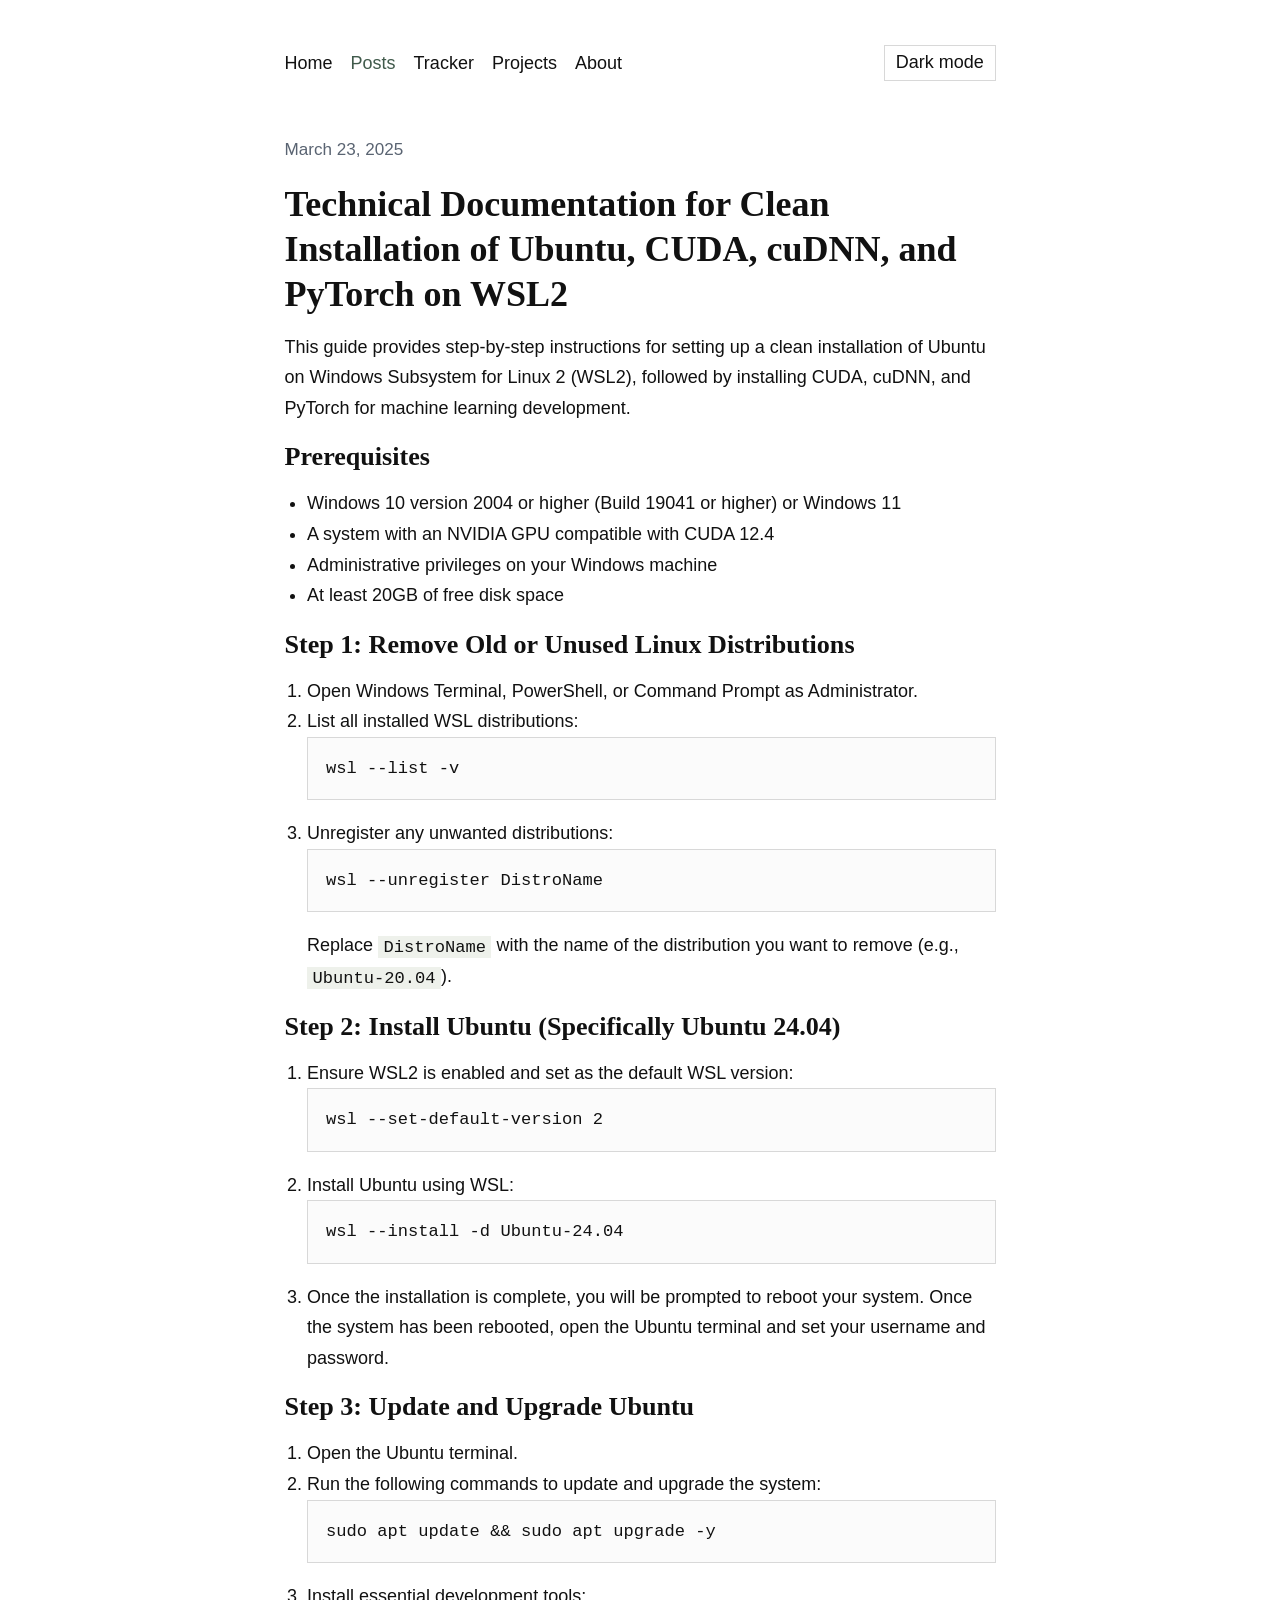
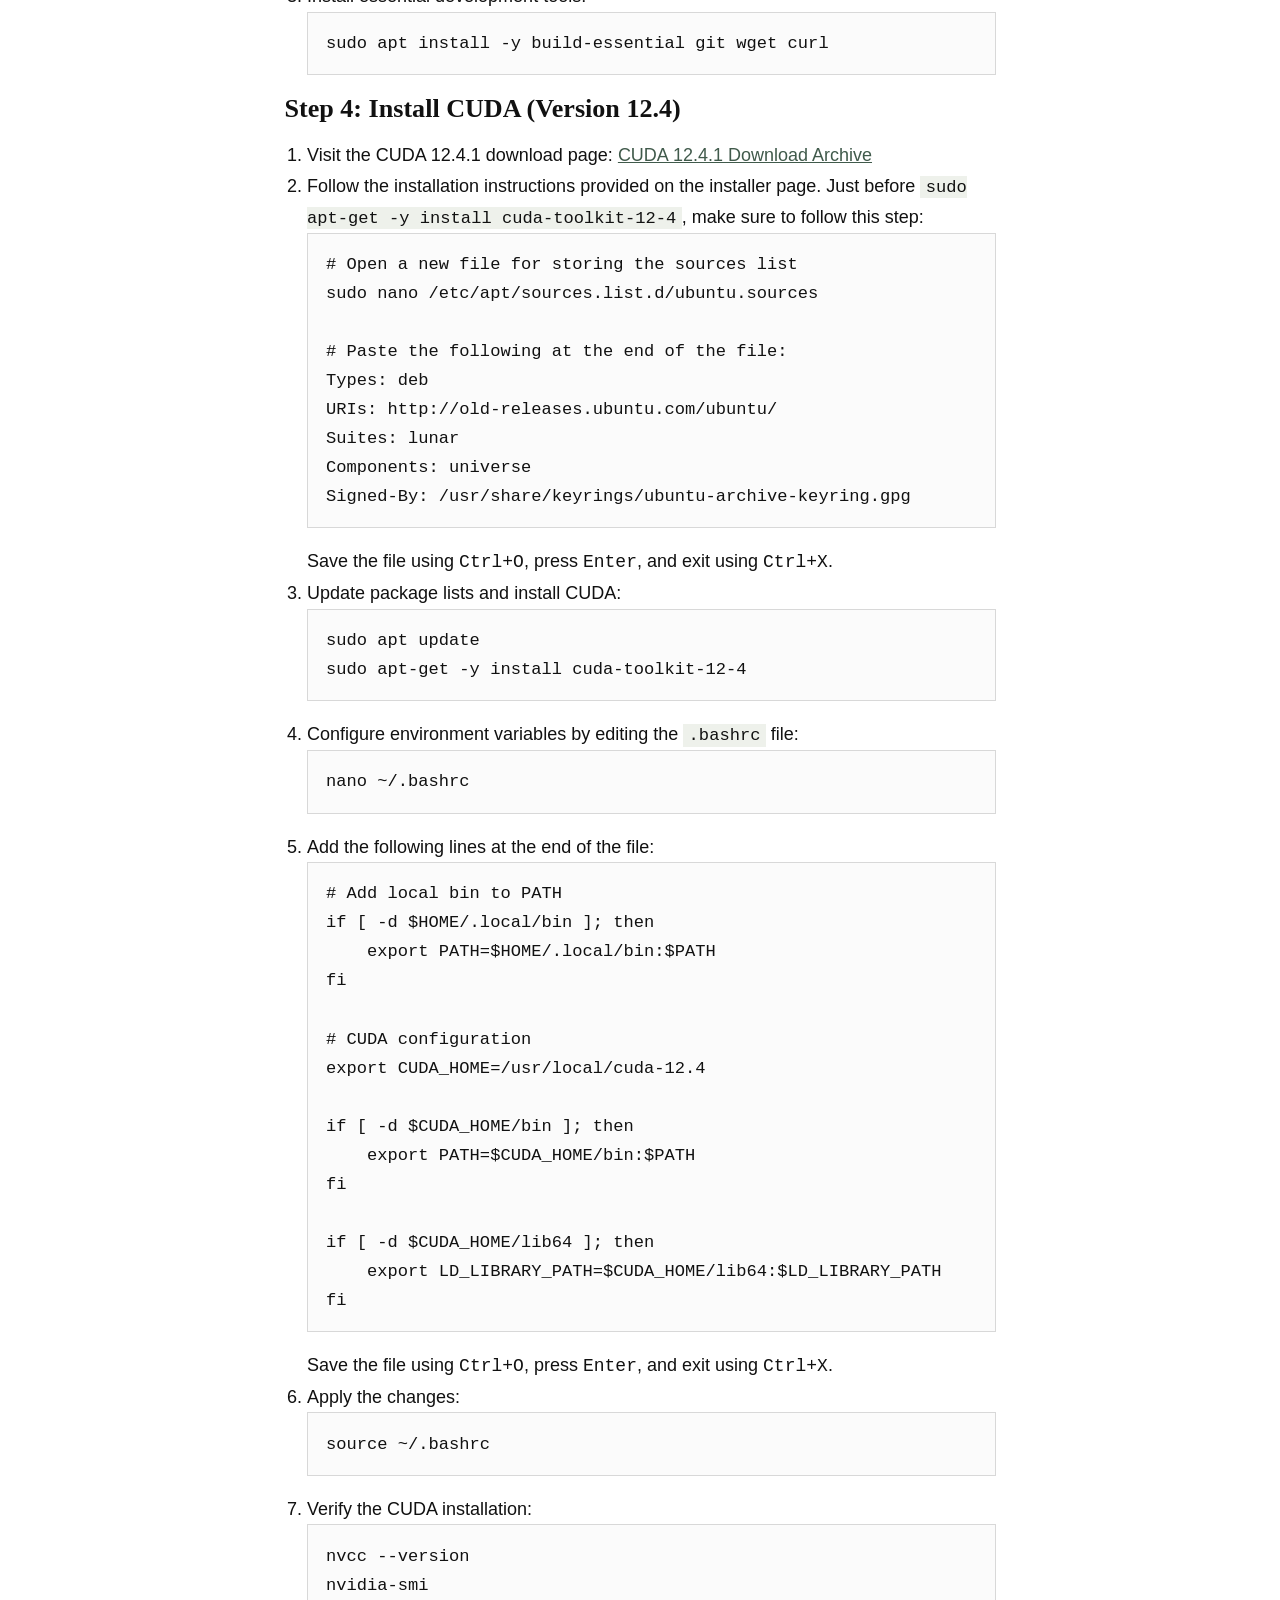
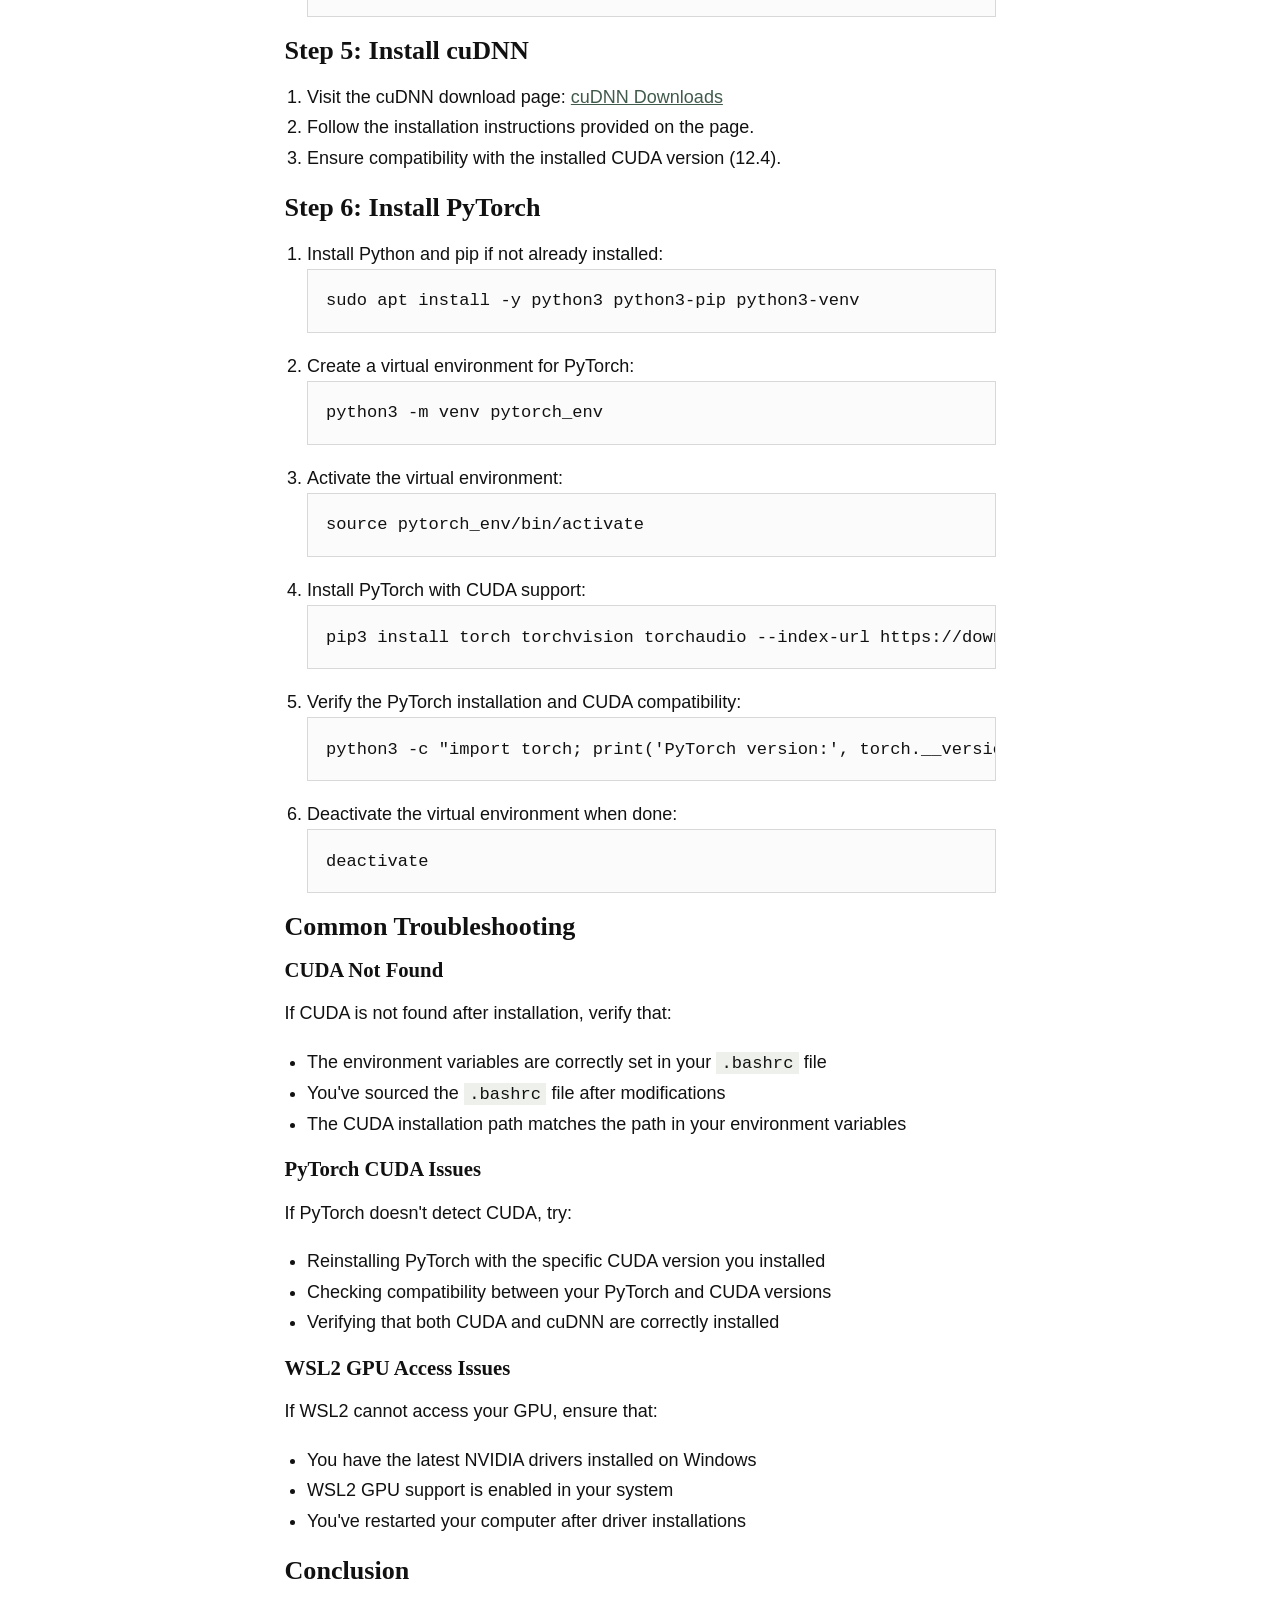
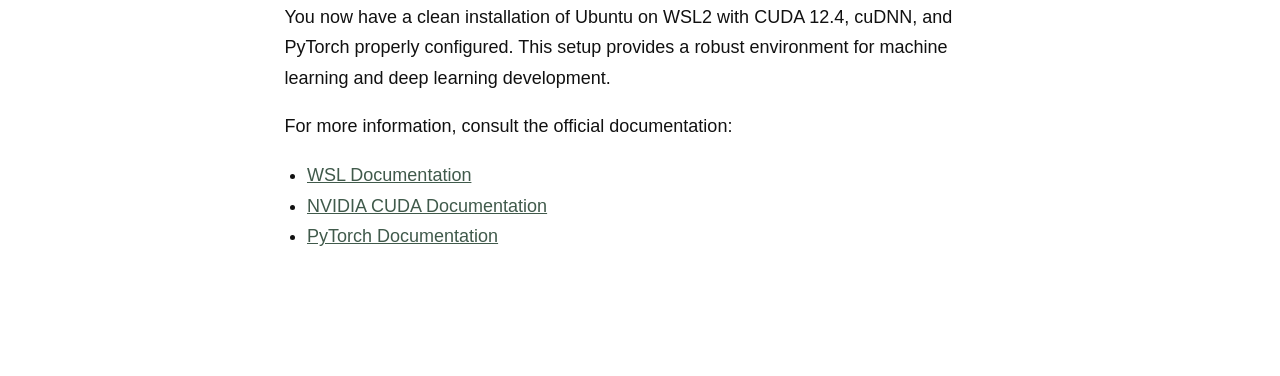
<file: posts/wsl2-cuda-cudnn-pytorch-installation.html>
<!DOCTYPE html>
<html lang="en">
  <head>
    <meta charset="UTF-8" />
    <meta name="viewport" content="width=device-width, initial-scale=1.0" />
    <title>Technical Documentation for Clean Installation of Ubuntu, CUDA, cuDNN, and PyTorch on WSL2 | Omkar Kakade</title>
    <meta
      name="description"
      content="Step-by-step setup notes for Ubuntu, CUDA, cuDNN, and PyTorch on WSL2."
    />
    <link rel="stylesheet" href="../styles.css" />
  </head>
  <body>
    <div class="site">
      <header class="site-header">
        <nav aria-label="Primary">
          <ul class="nav">
            <li><a href="../index.html">Home</a></li>
            <li><a href="../posts.html" aria-current="page">Posts</a></li>
            <li><a href="../tracker.html">Tracker</a></li>
            <li><a href="../projects.html">Projects</a></li>
            <li><a href="../about.html">About</a></li>
          </ul>
          <button class="theme-toggle" type="button" data-theme-toggle>Dark mode</button>
        </nav>
      </header>

      <main>
        <article class="post">
          <header>
            <p class="meta">March 23, 2025</p>
            <h1>Technical Documentation for Clean Installation of Ubuntu, CUDA, cuDNN, and PyTorch on WSL2</h1>
          </header>

          <p>
            This guide provides step-by-step instructions for setting up a clean installation of
            Ubuntu on Windows Subsystem for Linux 2 (WSL2), followed by installing CUDA, cuDNN,
            and PyTorch for machine learning development.
          </p>

          <h2>Prerequisites</h2>
          <ul>
            <li>Windows 10 version 2004 or higher (Build 19041 or higher) or Windows 11</li>
            <li>A system with an NVIDIA GPU compatible with CUDA 12.4</li>
            <li>Administrative privileges on your Windows machine</li>
            <li>At least 20GB of free disk space</li>
          </ul>

          <h2>Step 1: Remove Old or Unused Linux Distributions</h2>

          <ol>
            <li>Open Windows Terminal, PowerShell, or Command Prompt as Administrator.</li>
            <li>
              List all installed WSL distributions:
              <pre><code class="language-bash">wsl --list -v</code></pre>
            </li>
            <li>
              Unregister any unwanted distributions:
              <pre><code class="language-bash">wsl --unregister DistroName</code></pre>
              Replace <code>DistroName</code> with the name of the distribution you want to remove
              (e.g., <code>Ubuntu-20.04</code>).
            </li>
          </ol>

          <h2>Step 2: Install Ubuntu (Specifically Ubuntu 24.04)</h2>

          <ol>
            <li>
              Ensure WSL2 is enabled and set as the default WSL version:
              <pre><code class="language-bash">wsl --set-default-version 2</code></pre>
            </li>
            <li>
              Install Ubuntu using WSL:
              <pre><code class="language-bash">wsl --install -d Ubuntu-24.04</code></pre>
            </li>
            <li>
              Once the installation is complete, you will be prompted to reboot your system. Once
              the system has been rebooted, open the Ubuntu terminal and set your username and
              password.
            </li>
          </ol>

          <h2>Step 3: Update and Upgrade Ubuntu</h2>

          <ol>
            <li>Open the Ubuntu terminal.</li>
            <li>
              Run the following commands to update and upgrade the system:
              <pre><code class="language-bash">sudo apt update &amp;&amp; sudo apt upgrade -y</code></pre>
            </li>
            <li>
              Install essential development tools:
              <pre><code class="language-bash">sudo apt install -y build-essential git wget curl</code></pre>
            </li>
          </ol>

          <h2>Step 4: Install CUDA (Version 12.4)</h2>

          <ol>
            <li>
              Visit the CUDA 12.4.1 download page:
              <a href="https://developer.nvidia.com/cuda-12-4-1-download-archive?target_os=Linux&target_arch=x86_64&Distribution=WSL-Ubuntu&target_version=2.0&target_type=deb_local">CUDA 12.4.1 Download Archive</a>
            </li>
            <li>
              Follow the installation instructions provided on the installer page. Just before
              <code>sudo apt-get -y install cuda-toolkit-12-4</code>, make sure to follow this
              step:
              <pre><code class="language-bash"># Open a new file for storing the sources list
sudo nano /etc/apt/sources.list.d/ubuntu.sources

# Paste the following at the end of the file:
Types: deb
URIs: http://old-releases.ubuntu.com/ubuntu/
Suites: lunar
Components: universe
Signed-By: /usr/share/keyrings/ubuntu-archive-keyring.gpg</code></pre>
              Save the file using <kbd>Ctrl+O</kbd>, press <kbd>Enter</kbd>, and exit using <kbd>Ctrl+X</kbd>.
            </li>
            <li>
              Update package lists and install CUDA:
              <pre><code class="language-bash">sudo apt update
sudo apt-get -y install cuda-toolkit-12-4</code></pre>
            </li>
            <li>
              Configure environment variables by editing the <code>.bashrc</code> file:
              <pre><code class="language-bash">nano ~/.bashrc</code></pre>
            </li>
            <li>
              Add the following lines at the end of the file:
              <pre><code class="language-bash"># Add local bin to PATH
if [ -d $HOME/.local/bin ]; then
    export PATH=$HOME/.local/bin:$PATH
fi

# CUDA configuration
export CUDA_HOME=/usr/local/cuda-12.4

if [ -d $CUDA_HOME/bin ]; then
    export PATH=$CUDA_HOME/bin:$PATH
fi

if [ -d $CUDA_HOME/lib64 ]; then
    export LD_LIBRARY_PATH=$CUDA_HOME/lib64:$LD_LIBRARY_PATH
fi</code></pre>
              Save the file using <kbd>Ctrl+O</kbd>, press <kbd>Enter</kbd>, and exit using <kbd>Ctrl+X</kbd>.
            </li>
            <li>
              Apply the changes:
              <pre><code class="language-bash">source ~/.bashrc</code></pre>
            </li>
            <li>
              Verify the CUDA installation:
              <pre><code class="language-bash">nvcc --version
nvidia-smi</code></pre>
            </li>
          </ol>

          <h2>Step 5: Install cuDNN</h2>

          <ol>
            <li>
              Visit the cuDNN download page:
              <a href="https://developer.nvidia.com/cudnn-downloads?target_os=Linux&target_arch=x86_64&Distribution=Ubuntu&target_version=24.04&target_type=deb_local">cuDNN Downloads</a>
            </li>
            <li>Follow the installation instructions provided on the page.</li>
            <li>Ensure compatibility with the installed CUDA version (12.4).</li>
          </ol>

          <h2>Step 6: Install PyTorch</h2>

          <ol>
            <li>
              Install Python and pip if not already installed:
              <pre><code class="language-bash">sudo apt install -y python3 python3-pip python3-venv</code></pre>
            </li>
            <li>
              Create a virtual environment for PyTorch:
              <pre><code class="language-bash">python3 -m venv pytorch_env</code></pre>
            </li>
            <li>
              Activate the virtual environment:
              <pre><code class="language-bash">source pytorch_env/bin/activate</code></pre>
            </li>
            <li>
              Install PyTorch with CUDA support:
              <pre><code class="language-bash">pip3 install torch torchvision torchaudio --index-url https://download.pytorch.org/whl/cu124</code></pre>
            </li>
            <li>
              Verify the PyTorch installation and CUDA compatibility:
              <pre><code class="language-bash">python3 -c "import torch; print('PyTorch version:', torch.__version__); print('CUDA available:', torch.cuda.is_available()); print('CUDA version:', torch.version.cuda if torch.cuda.is_available() else 'Not available')"</code></pre>
            </li>
            <li>
              Deactivate the virtual environment when done:
              <pre><code class="language-bash">deactivate</code></pre>
            </li>
          </ol>

          <h2>Common Troubleshooting</h2>

          <h3>CUDA Not Found</h3>

          <p>If CUDA is not found after installation, verify that:</p>
          <ul>
            <li>The environment variables are correctly set in your <code>.bashrc</code> file</li>
            <li>You've sourced the <code>.bashrc</code> file after modifications</li>
            <li>The CUDA installation path matches the path in your environment variables</li>
          </ul>

          <h3>PyTorch CUDA Issues</h3>

          <p>If PyTorch doesn't detect CUDA, try:</p>
          <ul>
            <li>Reinstalling PyTorch with the specific CUDA version you installed</li>
            <li>Checking compatibility between your PyTorch and CUDA versions</li>
            <li>Verifying that both CUDA and cuDNN are correctly installed</li>
          </ul>

          <h3>WSL2 GPU Access Issues</h3>

          <p>If WSL2 cannot access your GPU, ensure that:</p>
          <ul>
            <li>You have the latest NVIDIA drivers installed on Windows</li>
            <li>WSL2 GPU support is enabled in your system</li>
            <li>You've restarted your computer after driver installations</li>
          </ul>

          <h2>Conclusion</h2>

          <p>
            You now have a clean installation of Ubuntu on WSL2 with CUDA 12.4, cuDNN, and PyTorch
            properly configured. This setup provides a robust environment for machine learning and
            deep learning development.
          </p>

          <p>For more information, consult the official documentation:</p>
          <ul>
            <li><a href="https://docs.microsoft.com/en-us/windows/wsl/">WSL Documentation</a></li>
            <li><a href="https://docs.nvidia.com/cuda/">NVIDIA CUDA Documentation</a></li>
            <li><a href="https://pytorch.org/docs/">PyTorch Documentation</a></li>
          </ul>

        </article>
      </main>
    </div>
    <script src="../theme.js"></script>
  </body>
</html>
</file>
<file: styles.css>
:root {
  --background: #ffffff;
  --text: #111111;
  --muted: #5a6472;
  --border: #d8d8d8;
  --accent: #405a4b;
  --inline-code: #eef1eb;
  --surface: #fbfbfb;
  --max-width: 42rem;
}

[data-theme="dark"] {
  --background: #111111;
  --text: #f2f2f2;
  --muted: #b4bac4;
  --border: #333333;
  --accent: #9eb4a7;
  --inline-code: #1f2521;
  --surface: #171717;
}

* {
  box-sizing: border-box;
}

html {
  font-size: 18px;
}

body {
  margin: 0;
  background: var(--background);
  color: var(--text);
  font-family: "Helvetica Neue", Helvetica, Arial, sans-serif;
  line-height: 1.7;
}

.site {
  max-width: var(--max-width);
  margin: 0 auto;
  padding: 2.5rem 1.25rem 4rem;
}

.site-header {
  margin-bottom: 3rem;
}

.site-header nav {
  display: flex;
  flex-wrap: wrap;
  gap: 0.75rem 1rem;
  align-items: center;
  justify-content: space-between;
}

.nav {
  display: flex;
  flex-wrap: wrap;
  gap: 1rem;
  padding: 0;
  margin: 0;
  list-style: none;
}

.nav a {
  color: var(--text);
  text-decoration: none;
}

.theme-toggle {
  border: 1px solid var(--border);
  background: transparent;
  color: var(--text);
  font: inherit;
  line-height: 1.2;
  padding: 0.35rem 0.6rem;
  cursor: pointer;
}

.nav a[aria-current="page"] {
  color: var(--accent);
}

.nav a:hover,
.nav a:focus-visible,
a:hover,
a:focus-visible,
.theme-toggle:hover,
.theme-toggle:focus-visible {
  color: var(--accent);
}

main section,
article.post {
  margin-bottom: 3rem;
}

h1,
h2,
h3,
h4 {
  margin: 0 0 0.8rem;
  line-height: 1.25;
  font-family: Georgia, "Times New Roman", serif;
  font-weight: 700;
}

h1 {
  font-size: 2rem;
}

h2 {
  font-size: 1.45rem;
}

h3 {
  font-size: 1.15rem;
}

p,
ul,
ol,
pre {
  margin: 0 0 1rem;
}

ul,
ol {
  padding-left: 1.25rem;
}

a {
  color: var(--accent);
}

code,
pre {
  font-family: "SFMono-Regular", Consolas, "Liberation Mono", Menlo, monospace;
  font-size: 0.95rem;
}

code {
  background: var(--inline-code);
  padding: 0.1rem 0.3rem;
}

pre {
  overflow-x: auto;
  border: 1px solid var(--border);
  padding: 0.9rem 1rem;
  background: var(--surface);
}

pre code {
  background: none;
  padding: 0;
}

.meta {
  color: var(--muted);
  font-size: 0.95rem;
}

.post-list,
.project-list {
  list-style: none;
  padding: 0;
}

.post-list li,
.project-list li {
  padding: 0 0 1.5rem;
  margin-bottom: 1.5rem;
  border-bottom: 1px solid var(--border);
}

.post-list li:last-child,
.project-list li:last-child {
  border-bottom: 0;
  margin-bottom: 0;
  padding-bottom: 0;
}

.post-list h2,
.post-list h3 {
  margin-bottom: 0.35rem;
}

@media (max-width: 640px) {
  html {
    font-size: 17px;
  }

  .site {
    padding-top: 1.5rem;
  }

  .site-header nav {
    align-items: flex-start;
  }

  h1 {
    font-size: 1.7rem;
  }
}
</file>
